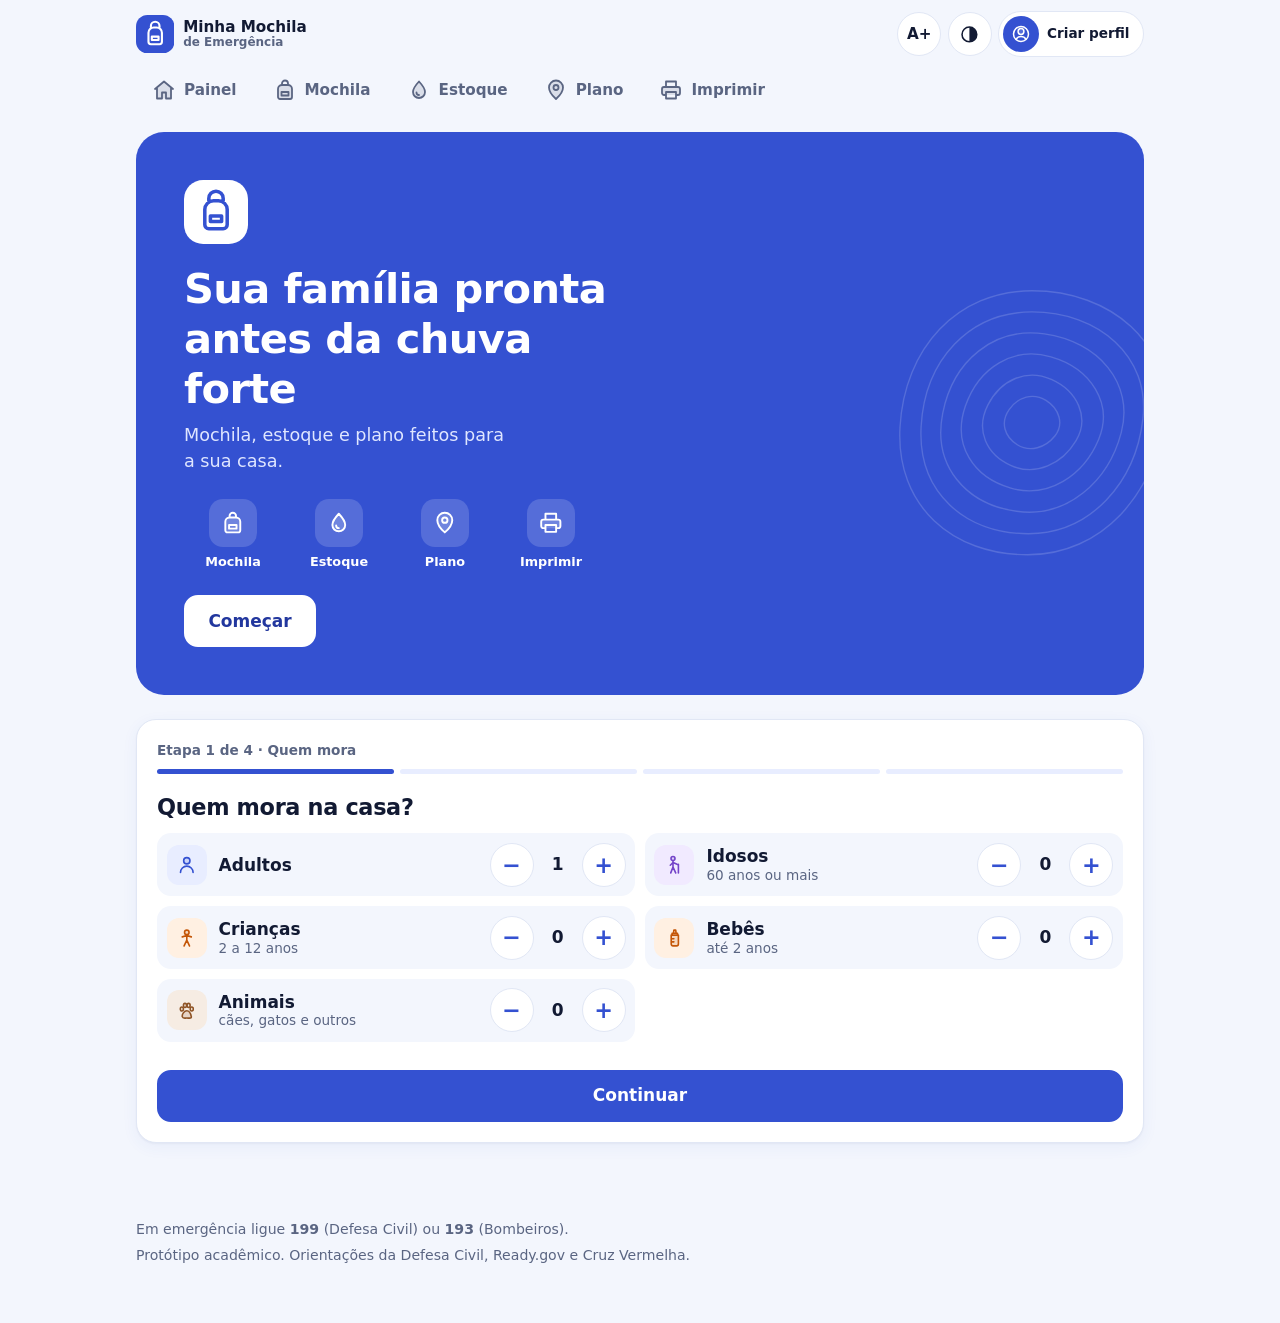
<file: index.html>
<!DOCTYPE html>
<html lang="pt-BR">
<head>
  <meta charset="utf-8">
  <meta name="viewport" content="width=device-width, initial-scale=1">
  <title>Perfil da família | Minha Mochila de Emergência</title>
  <meta name="description" content="Prepare sua família para alagamento, deslizamento, falta de energia e calor extremo. Mochila, estoque e plano feitos para a sua casa.">
  <meta name="theme-color" content="#3451d1">
  <link rel="manifest" href="manifest.webmanifest">
  <link rel="icon" href="img/icone.svg" type="image/svg+xml">
  <link rel="stylesheet" href="css/estilo.css">
</head>
<body>
  <a class="pular" href="#conteudo">Pular para o conteúdo</a>

  <header class="topo">
    <div class="container">
      <a class="marca" href="index.html">
        <svg class="logo" viewBox="0 0 40 40" aria-hidden="true"><rect width="40" height="40" rx="12" fill="#3451d1"/><path d="M15.5 13v-1.5a4.5 4.5 0 0 1 9 0V13M13 18.5a5.5 5.5 0 0 1 5.5-5.5h3a5.5 5.5 0 0 1 5.5 5.5V28a2.5 2.5 0 0 1-2.5 2.5h-9A2.5 2.5 0 0 1 13 28zM16.5 22.5h7v3.5h-7z" fill="none" stroke="#fff" stroke-width="2.2" stroke-linecap="round" stroke-linejoin="round"/></svg>
        <span class="marca-nome">Minha Mochila<small>de Emergência</small></span>
      </a>
      <div class="topo-acoes">
        <button type="button" class="btn-redondo" id="btn-fonte" aria-pressed="false" aria-label="Texto maior" title="Texto maior">A+</button>
        <button type="button" class="btn-redondo" id="btn-contraste" aria-pressed="false" aria-label="Alto contraste" title="Alto contraste"><svg class="ic" aria-hidden="true"><use href="#i-contraste"/></svg></button>
        <a class="chip-perfil" id="chip-perfil" href="index.html" aria-current="page"></a>
      </div>
    </div>
  </header>
  <div class="faixa-offline" id="faixa-offline" role="status" hidden>Sem internet. O site continua funcionando.</div>

  <nav class="menu" aria-label="Menu principal">
    <ul>
      <li><a href="painel.html"><svg class="ic" aria-hidden="true"><use href="#i-casa"/></svg>Painel</a></li>
      <li><a href="mochila.html"><svg class="ic" aria-hidden="true"><use href="#i-mochila"/></svg>Mochila</a></li>
      <li><a href="estoque.html"><svg class="ic" aria-hidden="true"><use href="#i-gota"/></svg>Estoque</a></li>
      <li><a href="plano.html"><svg class="ic" aria-hidden="true"><use href="#i-pin"/></svg>Plano</a></li>
      <li><a href="imprimir.html"><svg class="ic" aria-hidden="true"><use href="#i-impressora"/></svg>Imprimir</a></li>
    </ul>
  </nav>

  <main id="conteudo" tabindex="-1">
    <div class="container">
      <section class="abertura azul" id="abertura" aria-labelledby="titulo-abertura">
        <svg class="logo-grande" viewBox="0 0 40 40" aria-hidden="true"><rect width="40" height="40" rx="12" fill="#fff"/><path d="M15.5 13v-1.5a4.5 4.5 0 0 1 9 0V13M13 18.5a5.5 5.5 0 0 1 5.5-5.5h3a5.5 5.5 0 0 1 5.5 5.5V28a2.5 2.5 0 0 1-2.5 2.5h-9A2.5 2.5 0 0 1 13 28zM16.5 22.5h7v3.5h-7z" fill="none" stroke="#3451d1" stroke-width="2.2" stroke-linecap="round" stroke-linejoin="round"/></svg>
        <h1 id="titulo-abertura">Sua família pronta antes da chuva forte</h1>
        <p>Mochila, estoque e plano feitos para a sua casa.</p>
        <ul class="recursos">
          <li><span class="bloco"><svg class="ic" aria-hidden="true"><use href="#i-mochila"/></svg></span>Mochila</li>
          <li><span class="bloco"><svg class="ic" aria-hidden="true"><use href="#i-gota"/></svg></span>Estoque</li>
          <li><span class="bloco"><svg class="ic" aria-hidden="true"><use href="#i-pin"/></svg></span>Plano</li>
          <li><span class="bloco"><svg class="ic" aria-hidden="true"><use href="#i-impressora"/></svg></span>Imprimir</li>
        </ul>
        <a class="botao claro" href="#form-perfil">Começar</a>
      </section>

      <div class="cabeca-pagina" id="cabeca-editar" hidden>
        <h1>Perfil da família</h1>
        <p>Mudou algo em casa? As listas mudam junto.</p>
      </div>

      <form id="form-perfil" class="cartao" novalidate>
        <div class="etapas-topo">
          <p class="etapa-texto" id="etapa-texto">Etapa 1 de 4</p>
          <ol class="trilha" aria-hidden="true"><li></li><li></li><li></li><li></li></ol>
        </div>

        <div id="erro-geral" class="aviso alerta" role="alert" hidden></div>

        <fieldset class="etapa" data-etapa="1">
          <legend><h2 tabindex="-1">Quem mora na casa?</h2></legend>
          <div class="contadores">
            <div class="linha-contador">
              <span class="bloco p azul"><svg class="ic" aria-hidden="true"><use href="#i-adulto"/></svg></span>
              <label for="adultos">Adultos</label>
              <div class="contador">
                <button type="button" data-passo="-1" aria-label="Diminuir adultos">−</button>
                <input type="number" id="adultos" name="adultos" min="0" max="20" value="1" inputmode="numeric">
                <button type="button" data-passo="1" aria-label="Aumentar adultos">+</button>
              </div>
            </div>
            <div class="linha-contador">
              <span class="bloco p roxo"><svg class="ic" aria-hidden="true"><use href="#i-idoso"/></svg></span>
              <label for="idosos">Idosos <small>60 anos ou mais</small></label>
              <div class="contador">
                <button type="button" data-passo="-1" aria-label="Diminuir idosos">−</button>
                <input type="number" id="idosos" name="idosos" min="0" max="20" value="0" inputmode="numeric">
                <button type="button" data-passo="1" aria-label="Aumentar idosos">+</button>
              </div>
            </div>
            <div class="linha-contador">
              <span class="bloco p laranja"><svg class="ic" aria-hidden="true"><use href="#i-crianca"/></svg></span>
              <label for="criancas">Crianças <small>2 a 12 anos</small></label>
              <div class="contador">
                <button type="button" data-passo="-1" aria-label="Diminuir crianças">−</button>
                <input type="number" id="criancas" name="criancas" min="0" max="20" value="0" inputmode="numeric">
                <button type="button" data-passo="1" aria-label="Aumentar crianças">+</button>
              </div>
            </div>
            <div class="linha-contador">
              <span class="bloco p laranja"><svg class="ic" aria-hidden="true"><use href="#i-mamadeira"/></svg></span>
              <label for="bebes">Bebês <small>até 2 anos</small></label>
              <div class="contador">
                <button type="button" data-passo="-1" aria-label="Diminuir bebês">−</button>
                <input type="number" id="bebes" name="bebes" min="0" max="20" value="0" inputmode="numeric">
                <button type="button" data-passo="1" aria-label="Aumentar bebês">+</button>
              </div>
            </div>
            <div class="linha-contador">
              <span class="bloco p terra"><svg class="ic" aria-hidden="true"><use href="#i-pata"/></svg></span>
              <label for="pets">Animais <small>cães, gatos e outros</small></label>
              <div class="contador">
                <button type="button" data-passo="-1" aria-label="Diminuir animais">−</button>
                <input type="number" id="pets" name="pets" min="0" max="20" value="0" inputmode="numeric">
                <button type="button" data-passo="1" aria-label="Aumentar animais">+</button>
              </div>
            </div>
          </div>
          <p class="erro" id="erro-pessoas" hidden><svg class="ic" aria-hidden="true"><use href="#i-alerta"/></svg>Conte pelo menos 1 pessoa.</p>
        </fieldset>

        <fieldset class="etapa" data-etapa="2" hidden>
          <legend><h2 tabindex="-1">Alguém precisa de cuidado?</h2></legend>
          <p class="ajuda" style="margin:-.25rem 0 .9rem">Toque no que vale. Se nada vale, continue.</p>
          <div class="azulejos">
            <label class="azulejo">
              <input type="checkbox" id="mobilidade" name="mobilidade">
              <span class="marca-sel"><svg class="ic" aria-hidden="true"><use href="#i-check"/></svg></span>
              <span class="bloco p azul"><svg class="ic" aria-hidden="true"><use href="#i-acessivel"/></svg></span>
              Alguém com deficiência ou dificuldade para andar
            </label>
            <label class="azulejo">
              <input type="checkbox" id="remedio" name="remedio">
              <span class="marca-sel"><svg class="ic" aria-hidden="true"><use href="#i-check"/></svg></span>
              <span class="bloco p vermelho"><svg class="ic" aria-hidden="true"><use href="#i-pilula"/></svg></span>
              Alguém toma remédio todo dia
            </label>
            <label class="azulejo">
              <input type="checkbox" id="veiculo" name="veiculo">
              <span class="marca-sel"><svg class="ic" aria-hidden="true"><use href="#i-check"/></svg></span>
              <span class="bloco p verde"><svg class="ic" aria-hidden="true"><use href="#i-carro"/></svg></span>
              Tem carro ou moto
            </label>
          </div>
        </fieldset>

        <fieldset class="etapa" data-etapa="3" hidden>
          <legend><h2 tabindex="-1">Onde fica a casa?</h2></legend>
          <div class="grade duas" style="gap:0 1rem">
            <div class="campo">
              <label for="uf">Estado</label>
              <select id="uf" name="uf" required aria-describedby="erro-uf">
                <option value="">Escolha</option>
              </select>
              <p class="erro" id="erro-uf" hidden><svg class="ic" aria-hidden="true"><use href="#i-alerta"/></svg>Escolha o estado.</p>
            </div>
            <div class="campo">
              <label for="cidade">Cidade</label>
              <input type="text" id="cidade" name="cidade" list="lista-cidades" autocomplete="address-level2" required aria-describedby="ajuda-cidade erro-cidade">
              <datalist id="lista-cidades"></datalist>
              <p class="ajuda" id="ajuda-cidade">Digite e escolha na lista.</p>
              <p class="erro" id="erro-cidade" hidden><svg class="ic" aria-hidden="true"><use href="#i-alerta"/></svg>Escreva a cidade.</p>
            </div>
          </div>

          <p class="rotulo-campo" id="rotulo-casa">A casa fica…</p>
          <div class="azulejos" role="group" aria-labelledby="rotulo-casa">
            <label class="azulejo">
              <input type="checkbox" id="casa-rio" name="casa-rio">
              <span class="marca-sel"><svg class="ic" aria-hidden="true"><use href="#i-check"/></svg></span>
              <span class="bloco p agua"><svg class="ic" aria-hidden="true"><use href="#i-onda"/></svg></span>
              Perto de rio ou córrego
            </label>
            <label class="azulejo">
              <input type="checkbox" id="casa-encosta" name="casa-encosta">
              <span class="marca-sel"><svg class="ic" aria-hidden="true"><use href="#i-check"/></svg></span>
              <span class="bloco p terra"><svg class="ic" aria-hidden="true"><use href="#i-morro"/></svg></span>
              Em morro ou encosta
            </label>
            <label class="azulejo">
              <input type="checkbox" id="casa-alagou" name="casa-alagou">
              <span class="marca-sel"><svg class="ic" aria-hidden="true"><use href="#i-check"/></svg></span>
              <span class="bloco p agua"><svg class="ic" aria-hidden="true"><use href="#i-chuva"/></svg></span>
              Em rua que já alagou
            </label>
          </div>
        </fieldset>

        <fieldset class="etapa" data-etapa="4" hidden>
          <legend><h2 tabindex="-1">Confira e pronto</h2></legend>
          <ul class="resumo" id="resumo"></ul>
          <div class="campo">
            <label for="nome">Como podemos chamar você? <span class="suave">(opcional)</span></label>
            <input type="text" id="nome" name="nome" maxlength="30" autocomplete="given-name">
          </div>
          <p class="pequeno suave" style="margin:0">Fica salvo só neste aparelho. Sem cadastro.</p>
        </fieldset>

        <div class="nav-etapas">
          <button type="button" class="botao contorno" id="btn-voltar" hidden>Voltar</button>
          <button type="submit" class="botao" id="btn-avancar">Continuar</button>
        </div>
      </form>

      <div class="acoes" id="acoes-perfil" hidden>
        <button type="button" class="botao perigo pequeno" id="btn-apagar">Apagar meus dados</button>
      </div>
    </div>
  </main>

  <footer class="rodape">
    <div class="container">
      <p>Em emergência ligue <strong>199</strong> (Defesa Civil) ou <strong>193</strong> (Bombeiros).</p>
      <p>Protótipo acadêmico. Orientações da Defesa Civil, Ready.gov e Cruz Vermelha.</p>
    </div>
  </footer>

  <div id="avisos" role="status" aria-live="polite"></div>

  <script src="js/dados.js"></script>
  <script src="js/icones.js"></script>
  <script src="js/comum.js"></script>
  <script src="js/perfil.js"></script>
</body>
</html>
</file>
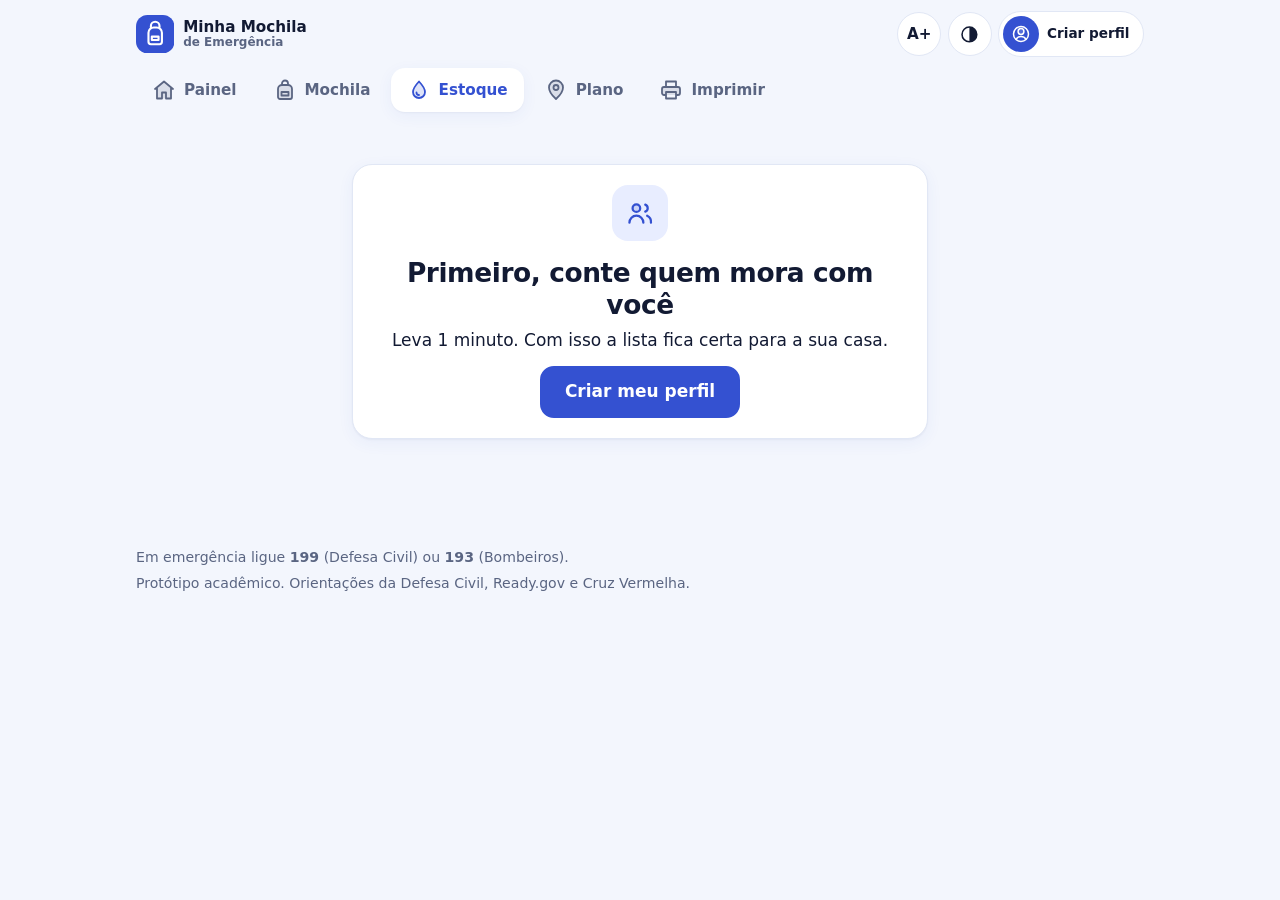
<file: estoque.html>
<!DOCTYPE html>
<html lang="pt-BR">
<head>
  <meta charset="utf-8">
  <meta name="viewport" content="width=device-width, initial-scale=1">
  <title>Estoque de casa | Minha Mochila de Emergência</title>
  <meta name="description" content="Prepare sua família para alagamento, deslizamento, falta de energia e calor extremo. Mochila, estoque e plano feitos para a sua casa.">
  <meta name="theme-color" content="#3451d1">
  <link rel="manifest" href="manifest.webmanifest">
  <link rel="icon" href="img/icone.svg" type="image/svg+xml">
  <link rel="stylesheet" href="css/estilo.css">
</head>
<body>
  <a class="pular" href="#conteudo">Pular para o conteúdo</a>

  <header class="topo">
    <div class="container">
      <a class="marca" href="index.html">
        <svg class="logo" viewBox="0 0 40 40" aria-hidden="true"><rect width="40" height="40" rx="12" fill="#3451d1"/><path d="M15.5 13v-1.5a4.5 4.5 0 0 1 9 0V13M13 18.5a5.5 5.5 0 0 1 5.5-5.5h3a5.5 5.5 0 0 1 5.5 5.5V28a2.5 2.5 0 0 1-2.5 2.5h-9A2.5 2.5 0 0 1 13 28zM16.5 22.5h7v3.5h-7z" fill="none" stroke="#fff" stroke-width="2.2" stroke-linecap="round" stroke-linejoin="round"/></svg>
        <span class="marca-nome">Minha Mochila<small>de Emergência</small></span>
      </a>
      <div class="topo-acoes">
        <button type="button" class="btn-redondo" id="btn-fonte" aria-pressed="false" aria-label="Texto maior" title="Texto maior">A+</button>
        <button type="button" class="btn-redondo" id="btn-contraste" aria-pressed="false" aria-label="Alto contraste" title="Alto contraste"><svg class="ic" aria-hidden="true"><use href="#i-contraste"/></svg></button>
        <a class="chip-perfil" id="chip-perfil" href="index.html"></a>
      </div>
    </div>
  </header>
  <div class="faixa-offline" id="faixa-offline" role="status" hidden>Sem internet. O site continua funcionando.</div>

  <nav class="menu" aria-label="Menu principal">
    <ul>
      <li><a href="painel.html"><svg class="ic" aria-hidden="true"><use href="#i-casa"/></svg>Painel</a></li>
      <li><a href="mochila.html"><svg class="ic" aria-hidden="true"><use href="#i-mochila"/></svg>Mochila</a></li>
      <li><a href="estoque.html" aria-current="page"><svg class="ic" aria-hidden="true"><use href="#i-gota"/></svg>Estoque</a></li>
      <li><a href="plano.html"><svg class="ic" aria-hidden="true"><use href="#i-pin"/></svg>Plano</a></li>
      <li><a href="imprimir.html"><svg class="ic" aria-hidden="true"><use href="#i-impressora"/></svg>Imprimir</a></li>
    </ul>
  </nav>

  <main id="conteudo" tabindex="-1">
    <div class="container">
      <div class="cabeca-pagina">
        <h1>Estoque de casa</h1>
        <p>Veja por quantos dias a água e a comida duram.</p>
      </div>

      <div class="cartao" style="margin-bottom:1rem">
        <div class="campo" style="margin:0">
          <label for="meta">Meta</label>
          <select id="meta">
            <option value="3">3 dias (mínimo da Defesa Civil)</option>
            <option value="5">5 dias</option>
            <option value="7">7 dias</option>
          </select>
        </div>
      </div>

      <div class="grade duas">
        <section class="cartao" aria-labelledby="titulo-agua">
          <div class="cab-cartao"><span class="bloco agua"><svg class="ic" aria-hidden="true"><use href="#i-gota"/></svg></span><h2 id="titulo-agua">Água</h2></div>
          <div class="resultado-dias" aria-live="polite">
            <p class="grande" id="agua-dias">0 <small>dias</small></p>
            <p id="agua-frase"></p>
          </div>
          <div class="progresso" id="agua-barra"><span></span></div>
          <div class="linha-contador" style="margin-top:1rem">
            <label for="agua">Litros guardados <small id="agua-regra"></small></label>
            <div class="contador largo">
              <button type="button" data-passo="-5" aria-label="Tirar 5 litros">−</button>
              <input type="number" id="agua" min="0" max="2000" value="0" inputmode="numeric">
              <button type="button" data-passo="5" aria-label="Somar 5 litros">+</button>
            </div>
          </div>
          <p class="ajuda">Os botões somam 5 litros. Um galão tem 20.</p>
        </section>

        <section class="cartao" aria-labelledby="titulo-comida">
          <div class="cab-cartao"><span class="bloco laranja"><svg class="ic" aria-hidden="true"><use href="#i-lata"/></svg></span><h2 id="titulo-comida">Comida</h2></div>
          <div class="resultado-dias" aria-live="polite">
            <p class="grande" id="comida-dias">0 <small>dias</small></p>
            <p id="comida-frase"></p>
          </div>
          <div class="progresso" id="comida-barra"><span></span></div>

          <form id="form-comida" style="margin-top:1rem" novalidate>
            <div class="linha-adicionar">
              <div class="campo">
                <label for="alimento">Alimento</label>
                <select id="alimento"></select>
              </div>
              <div class="contador">
                <button type="button" data-passo="-1" aria-label="Diminuir quantidade">−</button>
                <input type="number" id="qtd" min="1" max="99" value="1" inputmode="numeric" aria-label="Quantidade">
                <button type="button" data-passo="1" aria-label="Aumentar quantidade">+</button>
              </div>
              <button type="submit" class="botao">Adicionar</button>
            </div>
          </form>

          <ul class="lista-estoque" id="lista-comida" aria-label="Alimentos no estoque"></ul>
          <p class="ajuda" id="comida-vazia">Nada na lista ainda. Prefira o que não vai à geladeira.</p>
        </section>
      </div>

      <div class="acoes nao-imprimir">
        <a class="botao" href="plano.html">Próximo: plano <svg class="ic" aria-hidden="true"><use href="#i-seta"/></svg></a>
        <a class="botao contorno" href="imprimir.html?folha=estoque"><svg class="ic" aria-hidden="true"><use href="#i-impressora"/></svg>Imprimir</a>
      </div>
      <p class="suave pequeno" style="margin-top:1rem">Estimativa: 2 litros de água e uma média de comida por pessoa por dia. Bebês, gestantes e dias quentes pedem mais.</p>
    </div>
  </main>

  <footer class="rodape">
    <div class="container">
      <p>Em emergência ligue <strong>199</strong> (Defesa Civil) ou <strong>193</strong> (Bombeiros).</p>
      <p>Protótipo acadêmico. Orientações da Defesa Civil, Ready.gov e Cruz Vermelha.</p>
    </div>
  </footer>

  <div id="avisos" role="status" aria-live="polite"></div>

  <script src="js/dados.js"></script>
  <script src="js/icones.js"></script>
  <script src="js/comum.js"></script>
  <script src="js/estoque.js"></script>
</body>
</html>
</file>
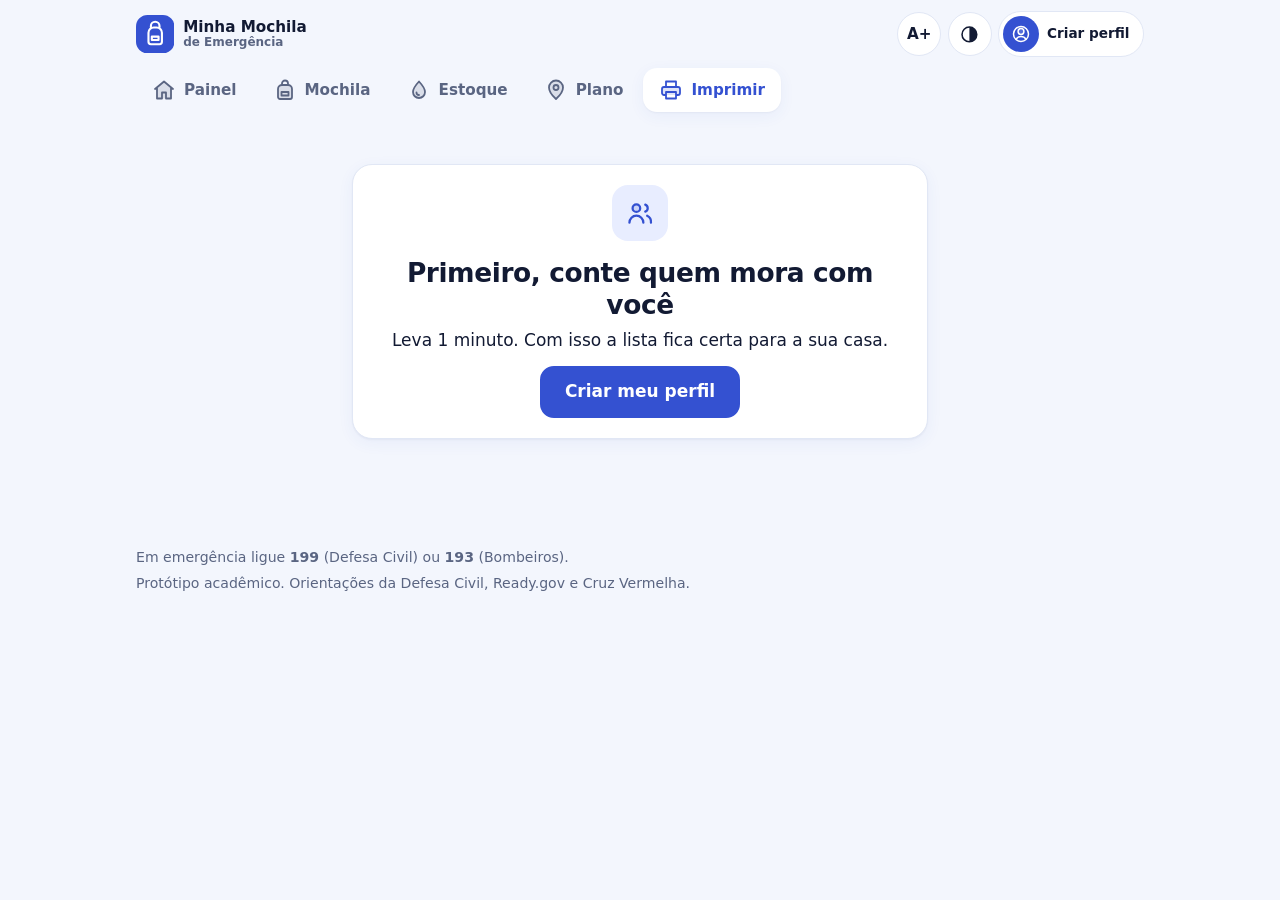
<file: imprimir.html>
<!DOCTYPE html>
<html lang="pt-BR">
<head>
  <meta charset="utf-8">
  <meta name="viewport" content="width=device-width, initial-scale=1">
  <title>Imprimir | Minha Mochila de Emergência</title>
  <meta name="description" content="Prepare sua família para alagamento, deslizamento, falta de energia e calor extremo. Mochila, estoque e plano feitos para a sua casa.">
  <meta name="theme-color" content="#3451d1">
  <link rel="manifest" href="manifest.webmanifest">
  <link rel="icon" href="img/icone.svg" type="image/svg+xml">
  <link rel="stylesheet" href="css/estilo.css">
</head>
<body>
  <a class="pular" href="#conteudo">Pular para o conteúdo</a>

  <header class="topo">
    <div class="container">
      <a class="marca" href="index.html">
        <svg class="logo" viewBox="0 0 40 40" aria-hidden="true"><rect width="40" height="40" rx="12" fill="#3451d1"/><path d="M15.5 13v-1.5a4.5 4.5 0 0 1 9 0V13M13 18.5a5.5 5.5 0 0 1 5.5-5.5h3a5.5 5.5 0 0 1 5.5 5.5V28a2.5 2.5 0 0 1-2.5 2.5h-9A2.5 2.5 0 0 1 13 28zM16.5 22.5h7v3.5h-7z" fill="none" stroke="#fff" stroke-width="2.2" stroke-linecap="round" stroke-linejoin="round"/></svg>
        <span class="marca-nome">Minha Mochila<small>de Emergência</small></span>
      </a>
      <div class="topo-acoes">
        <button type="button" class="btn-redondo" id="btn-fonte" aria-pressed="false" aria-label="Texto maior" title="Texto maior">A+</button>
        <button type="button" class="btn-redondo" id="btn-contraste" aria-pressed="false" aria-label="Alto contraste" title="Alto contraste"><svg class="ic" aria-hidden="true"><use href="#i-contraste"/></svg></button>
        <a class="chip-perfil" id="chip-perfil" href="index.html"></a>
      </div>
    </div>
  </header>
  <div class="faixa-offline" id="faixa-offline" role="status" hidden>Sem internet. O site continua funcionando.</div>

  <nav class="menu" aria-label="Menu principal">
    <ul>
      <li><a href="painel.html"><svg class="ic" aria-hidden="true"><use href="#i-casa"/></svg>Painel</a></li>
      <li><a href="mochila.html"><svg class="ic" aria-hidden="true"><use href="#i-mochila"/></svg>Mochila</a></li>
      <li><a href="estoque.html"><svg class="ic" aria-hidden="true"><use href="#i-gota"/></svg>Estoque</a></li>
      <li><a href="plano.html"><svg class="ic" aria-hidden="true"><use href="#i-pin"/></svg>Plano</a></li>
      <li><a href="imprimir.html" aria-current="page"><svg class="ic" aria-hidden="true"><use href="#i-impressora"/></svg>Imprimir</a></li>
    </ul>
  </nav>

  <main id="conteudo" tabindex="-1">
    <div class="container">
      <div class="nao-imprimir">
        <div class="cabeca-pagina">
          <h1>Kit de papel</h1>
          <p>Para quando faltar luz ou internet.</p>
        </div>

        <div class="aviso info" style="margin-bottom:1rem">
          <svg class="ic" aria-hidden="true"><use href="#i-documento"/></svg>
          <p>Plastifique ou guarde em saco fechado. Uma cópia na mochila, outra na geladeira.</p>
        </div>

        <fieldset class="cartao" style="margin-bottom:1.25rem">
          <legend class="so-leitor">Quais folhas imprimir?</legend>
          <p class="rotulo-campo" aria-hidden="true">Escolha as folhas</p>
          <div class="azulejos folhas-op" id="opcoes-folhas"></div>
          <div class="acoes">
            <button type="button" class="botao largo" id="btn-imprimir"><svg class="ic" aria-hidden="true"><use href="#i-impressora"/></svg>Imprimir</button>
          </div>
          <p class="ajuda" style="margin-top:.75rem">Sem impressora? Escolha "Salvar como PDF" e leve a uma papelaria.</p>
        </fieldset>

        <h2>Como vai sair</h2>
      </div>

      <div id="folhas"></div>
    </div>
  </main>

  <footer class="rodape">
    <div class="container">
      <p>Em emergência ligue <strong>199</strong> (Defesa Civil) ou <strong>193</strong> (Bombeiros).</p>
      <p>Protótipo acadêmico. Orientações da Defesa Civil, Ready.gov e Cruz Vermelha.</p>
    </div>
  </footer>

  <div id="avisos" role="status" aria-live="polite"></div>

  <script src="js/dados.js"></script>
  <script src="js/icones.js"></script>
  <script src="js/comum.js"></script>
  <script src="js/imprimir.js"></script>
</body>
</html>
</file>
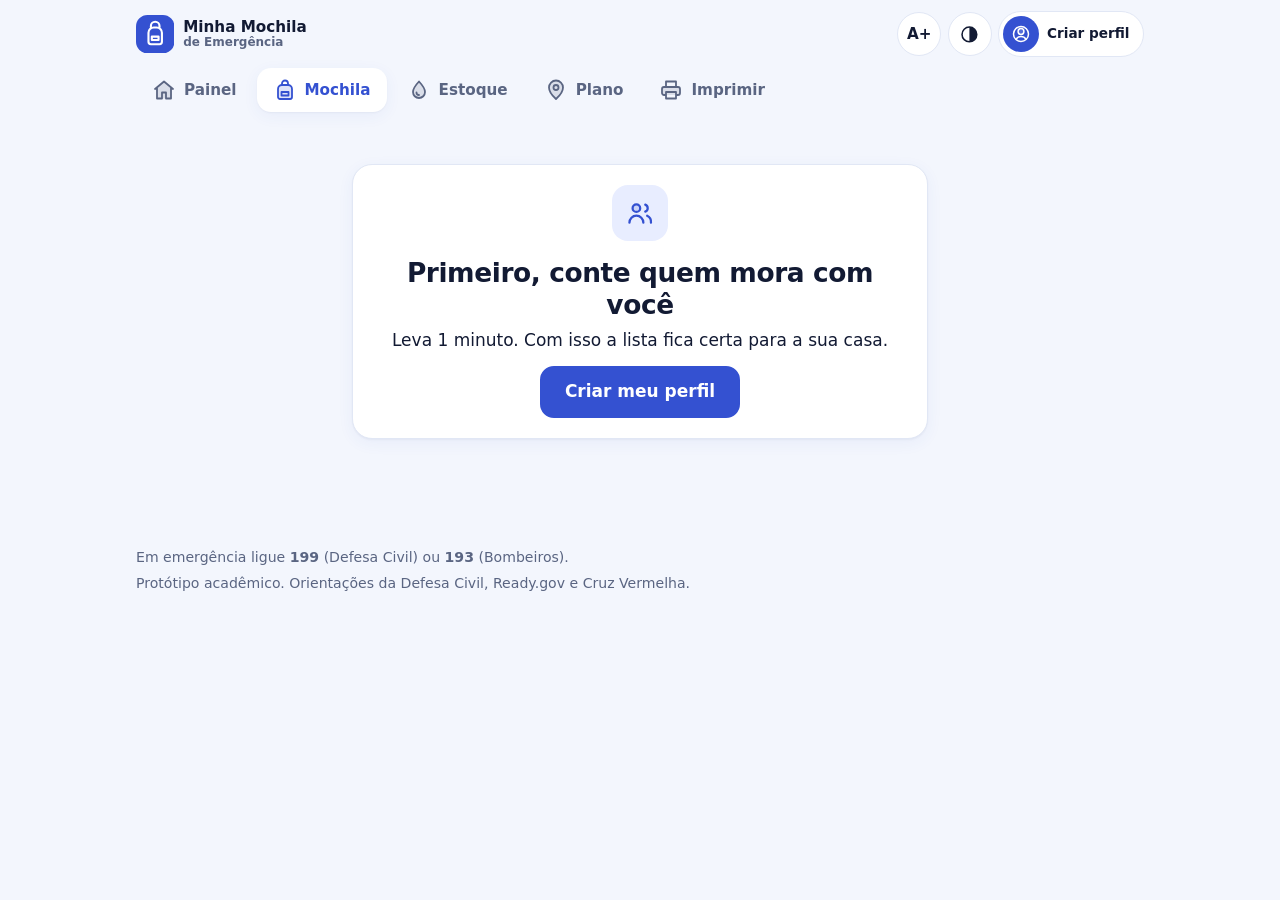
<file: mochila.html>
<!DOCTYPE html>
<html lang="pt-BR">
<head>
  <meta charset="utf-8">
  <meta name="viewport" content="width=device-width, initial-scale=1">
  <title>Mochila de emergência | Minha Mochila de Emergência</title>
  <meta name="description" content="Prepare sua família para alagamento, deslizamento, falta de energia e calor extremo. Mochila, estoque e plano feitos para a sua casa.">
  <meta name="theme-color" content="#3451d1">
  <link rel="manifest" href="manifest.webmanifest">
  <link rel="icon" href="img/icone.svg" type="image/svg+xml">
  <link rel="stylesheet" href="css/estilo.css">
</head>
<body>
  <a class="pular" href="#conteudo">Pular para o conteúdo</a>

  <header class="topo">
    <div class="container">
      <a class="marca" href="index.html">
        <svg class="logo" viewBox="0 0 40 40" aria-hidden="true"><rect width="40" height="40" rx="12" fill="#3451d1"/><path d="M15.5 13v-1.5a4.5 4.5 0 0 1 9 0V13M13 18.5a5.5 5.5 0 0 1 5.5-5.5h3a5.5 5.5 0 0 1 5.5 5.5V28a2.5 2.5 0 0 1-2.5 2.5h-9A2.5 2.5 0 0 1 13 28zM16.5 22.5h7v3.5h-7z" fill="none" stroke="#fff" stroke-width="2.2" stroke-linecap="round" stroke-linejoin="round"/></svg>
        <span class="marca-nome">Minha Mochila<small>de Emergência</small></span>
      </a>
      <div class="topo-acoes">
        <button type="button" class="btn-redondo" id="btn-fonte" aria-pressed="false" aria-label="Texto maior" title="Texto maior">A+</button>
        <button type="button" class="btn-redondo" id="btn-contraste" aria-pressed="false" aria-label="Alto contraste" title="Alto contraste"><svg class="ic" aria-hidden="true"><use href="#i-contraste"/></svg></button>
        <a class="chip-perfil" id="chip-perfil" href="index.html"></a>
      </div>
    </div>
  </header>
  <div class="faixa-offline" id="faixa-offline" role="status" hidden>Sem internet. O site continua funcionando.</div>

  <nav class="menu" aria-label="Menu principal">
    <ul>
      <li><a href="painel.html"><svg class="ic" aria-hidden="true"><use href="#i-casa"/></svg>Painel</a></li>
      <li><a href="mochila.html" aria-current="page"><svg class="ic" aria-hidden="true"><use href="#i-mochila"/></svg>Mochila</a></li>
      <li><a href="estoque.html"><svg class="ic" aria-hidden="true"><use href="#i-gota"/></svg>Estoque</a></li>
      <li><a href="plano.html"><svg class="ic" aria-hidden="true"><use href="#i-pin"/></svg>Plano</a></li>
      <li><a href="imprimir.html"><svg class="ic" aria-hidden="true"><use href="#i-impressora"/></svg>Imprimir</a></li>
    </ul>
  </nav>

  <main id="conteudo" tabindex="-1">
    <div class="container">
      <div class="cabeca-pagina">
        <h1>Mochila de emergência</h1>
        <p>Feita para a sua família. Marque o que já separou.</p>
      </div>

      <div class="fixo-topo">
        <div class="cartao" style="padding:.85rem 1.1rem">
          <div class="linha-progresso">
            <span id="mochila-texto">0 de 0 itens</span>
            <span id="mochila-pct">0%</span>
          </div>
          <div class="progresso" id="mochila-barra" role="progressbar" aria-label="Itens separados da mochila" aria-valuemin="0" aria-valuemax="100" aria-valuenow="0"><span></span></div>
        </div>
      </div>

      <div class="acoes nao-imprimir" style="margin:0 0 1rem">
        <button type="button" class="botao contorno pequeno" id="btn-faltam" aria-pressed="false">Só o que falta</button>
        <a class="botao contorno pequeno" href="imprimir.html?folha=mochila"><svg class="ic" aria-hidden="true"><use href="#i-impressora"/></svg>Imprimir lista</a>
      </div>

      <div id="mochila-pronta" class="aviso ok" hidden style="margin-bottom:1rem">
        <svg class="ic" aria-hidden="true"><use href="#i-check"/></svg>
        <p><strong>Mochila completa.</strong> Revise a validade a cada 6 meses. <a href="estoque.html">Próximo: estoque</a></p>
      </div>

      <form id="lista-mochila" aria-label="Lista da mochila"></form>

      <p class="suave pequeno">Baseada nas orientações da Defesa Civil (kit para 72 horas), Ready.gov e Cruz Vermelha.</p>
    </div>
  </main>

  <footer class="rodape">
    <div class="container">
      <p>Em emergência ligue <strong>199</strong> (Defesa Civil) ou <strong>193</strong> (Bombeiros).</p>
      <p>Protótipo acadêmico. Orientações da Defesa Civil, Ready.gov e Cruz Vermelha.</p>
    </div>
  </footer>

  <div id="avisos" role="status" aria-live="polite"></div>

  <script src="js/dados.js"></script>
  <script src="js/icones.js"></script>
  <script src="js/comum.js"></script>
  <script src="js/mochila.js"></script>
</body>
</html>
</file>
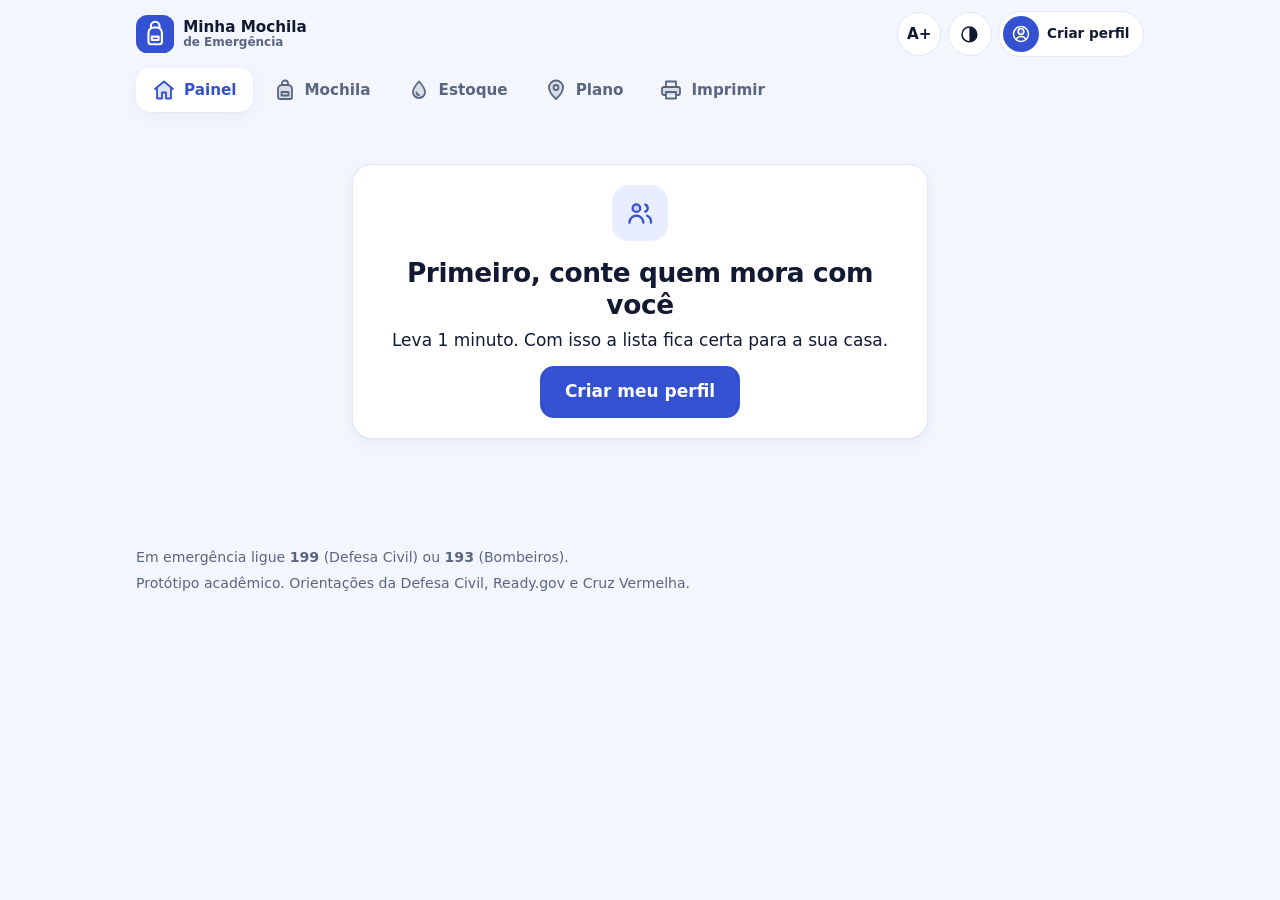
<file: painel.html>
<!DOCTYPE html>
<html lang="pt-BR">
<head>
  <meta charset="utf-8">
  <meta name="viewport" content="width=device-width, initial-scale=1">
  <title>Painel da família | Minha Mochila de Emergência</title>
  <meta name="description" content="Prepare sua família para alagamento, deslizamento, falta de energia e calor extremo. Mochila, estoque e plano feitos para a sua casa.">
  <meta name="theme-color" content="#3451d1">
  <link rel="manifest" href="manifest.webmanifest">
  <link rel="icon" href="img/icone.svg" type="image/svg+xml">
  <link rel="stylesheet" href="css/estilo.css">
</head>
<body>
  <a class="pular" href="#conteudo">Pular para o conteúdo</a>

  <header class="topo">
    <div class="container">
      <a class="marca" href="index.html">
        <svg class="logo" viewBox="0 0 40 40" aria-hidden="true"><rect width="40" height="40" rx="12" fill="#3451d1"/><path d="M15.5 13v-1.5a4.5 4.5 0 0 1 9 0V13M13 18.5a5.5 5.5 0 0 1 5.5-5.5h3a5.5 5.5 0 0 1 5.5 5.5V28a2.5 2.5 0 0 1-2.5 2.5h-9A2.5 2.5 0 0 1 13 28zM16.5 22.5h7v3.5h-7z" fill="none" stroke="#fff" stroke-width="2.2" stroke-linecap="round" stroke-linejoin="round"/></svg>
        <span class="marca-nome">Minha Mochila<small>de Emergência</small></span>
      </a>
      <div class="topo-acoes">
        <button type="button" class="btn-redondo" id="btn-fonte" aria-pressed="false" aria-label="Texto maior" title="Texto maior">A+</button>
        <button type="button" class="btn-redondo" id="btn-contraste" aria-pressed="false" aria-label="Alto contraste" title="Alto contraste"><svg class="ic" aria-hidden="true"><use href="#i-contraste"/></svg></button>
        <a class="chip-perfil" id="chip-perfil" href="index.html"></a>
      </div>
    </div>
  </header>
  <div class="faixa-offline" id="faixa-offline" role="status" hidden>Sem internet. O site continua funcionando.</div>

  <nav class="menu" aria-label="Menu principal">
    <ul>
      <li><a href="painel.html" aria-current="page"><svg class="ic" aria-hidden="true"><use href="#i-casa"/></svg>Painel</a></li>
      <li><a href="mochila.html"><svg class="ic" aria-hidden="true"><use href="#i-mochila"/></svg>Mochila</a></li>
      <li><a href="estoque.html"><svg class="ic" aria-hidden="true"><use href="#i-gota"/></svg>Estoque</a></li>
      <li><a href="plano.html"><svg class="ic" aria-hidden="true"><use href="#i-pin"/></svg>Plano</a></li>
      <li><a href="imprimir.html"><svg class="ic" aria-hidden="true"><use href="#i-impressora"/></svg>Imprimir</a></li>
    </ul>
  </nav>

  <main id="conteudo" tabindex="-1">
    <div class="container">
      <div class="saudacao">
        <h1 id="saudacao">Painel da família</h1>
        <p id="resumo-familia"></p>
      </div>

      <section aria-labelledby="titulo-alertas">
        <div class="titulo-secao"><h2 id="titulo-alertas">Para você agora</h2></div>
        <div class="carrossel" id="carrossel" tabindex="0" role="region" aria-label="Alertas para você. Use as setas para ver mais."></div>
        <div class="pontos" id="pontos"></div>
      </section>

      <section class="secao" aria-labelledby="titulo-medidor">
        <div class="titulo-secao"><h2 id="titulo-medidor">Preparo da casa</h2></div>
        <div class="cartao preparo">
          <div class="anel">
            <svg viewBox="0 0 120 120" role="img" aria-labelledby="medidor-desc">
              <title id="medidor-desc">Preparo: 0 de 100</title>
              <circle class="trilho" cx="60" cy="60" r="50" fill="none" stroke-width="12"/>
              <circle class="valor" id="medidor-arco" cx="60" cy="60" r="50" fill="none" stroke-width="12" stroke-linecap="round" stroke-dasharray="314.16" stroke-dashoffset="314.16"/>
            </svg>
            <div class="centro" aria-hidden="true"><strong id="medidor-numero">0</strong><span>de 100</span></div>
          </div>
          <div class="lado">
            <p class="nivel" id="medidor-nivel"></p>
            <ul class="barras" id="barras"></ul>
          </div>
        </div>
      </section>

      <section class="secao" aria-labelledby="titulo-atalhos">
        <div class="titulo-secao"><h2 id="titulo-atalhos">Atalhos</h2></div>
        <ul class="atalhos">
          <li><a href="mochila.html"><span class="bloco azul"><svg class="ic" aria-hidden="true"><use href="#i-mochila"/></svg></span>Mochila</a></li>
          <li><a href="estoque.html"><span class="bloco laranja"><svg class="ic" aria-hidden="true"><use href="#i-lata"/></svg></span>Estoque</a></li>
          <li><a href="plano.html"><span class="bloco verde"><svg class="ic" aria-hidden="true"><use href="#i-pin"/></svg></span>Plano</a></li>
          <li><a href="imprimir.html"><span class="bloco roxo"><svg class="ic" aria-hidden="true"><use href="#i-impressora"/></svg></span>Imprimir</a></li>
          <li><a href="tel:199"><span class="bloco vermelho"><svg class="ic" aria-hidden="true"><use href="#i-telefone"/></svg></span>Ligar 199</a></li>
          <li><a href="index.html"><span class="bloco agua"><svg class="ic" aria-hidden="true"><use href="#i-usuario"/></svg></span>Perfil</a></li>
        </ul>
      </section>

      <section class="secao" aria-labelledby="titulo-riscos">
        <div class="titulo-secao"><h2 id="titulo-riscos">Riscos da região</h2></div>
        <div class="riscos" id="riscos"></div>
      </section>

      <section class="secao" aria-labelledby="titulo-telefones">
        <div class="titulo-secao"><h2 id="titulo-telefones">Emergência</h2></div>
        <ul class="telefones" id="telefones"></ul>
        <div class="cartao dica-sms">
          <span class="bloco azul p"><svg class="ic" aria-hidden="true"><use href="#i-mensagem"/></svg></span>
          <p>Alertas grátis por SMS: mande o seu <strong>CEP</strong> para <strong>40199</strong>.</p>
        </div>
      </section>
    </div>
  </main>

  <footer class="rodape">
    <div class="container">
      <p>Em emergência ligue <strong>199</strong> (Defesa Civil) ou <strong>193</strong> (Bombeiros).</p>
      <p>Protótipo acadêmico. Orientações da Defesa Civil, Ready.gov e Cruz Vermelha.</p>
    </div>
  </footer>

  <div id="avisos" role="status" aria-live="polite"></div>

  <script src="js/dados.js"></script>
  <script src="js/icones.js"></script>
  <script src="js/comum.js"></script>
  <script src="js/painel.js"></script>
</body>
</html>
</file>
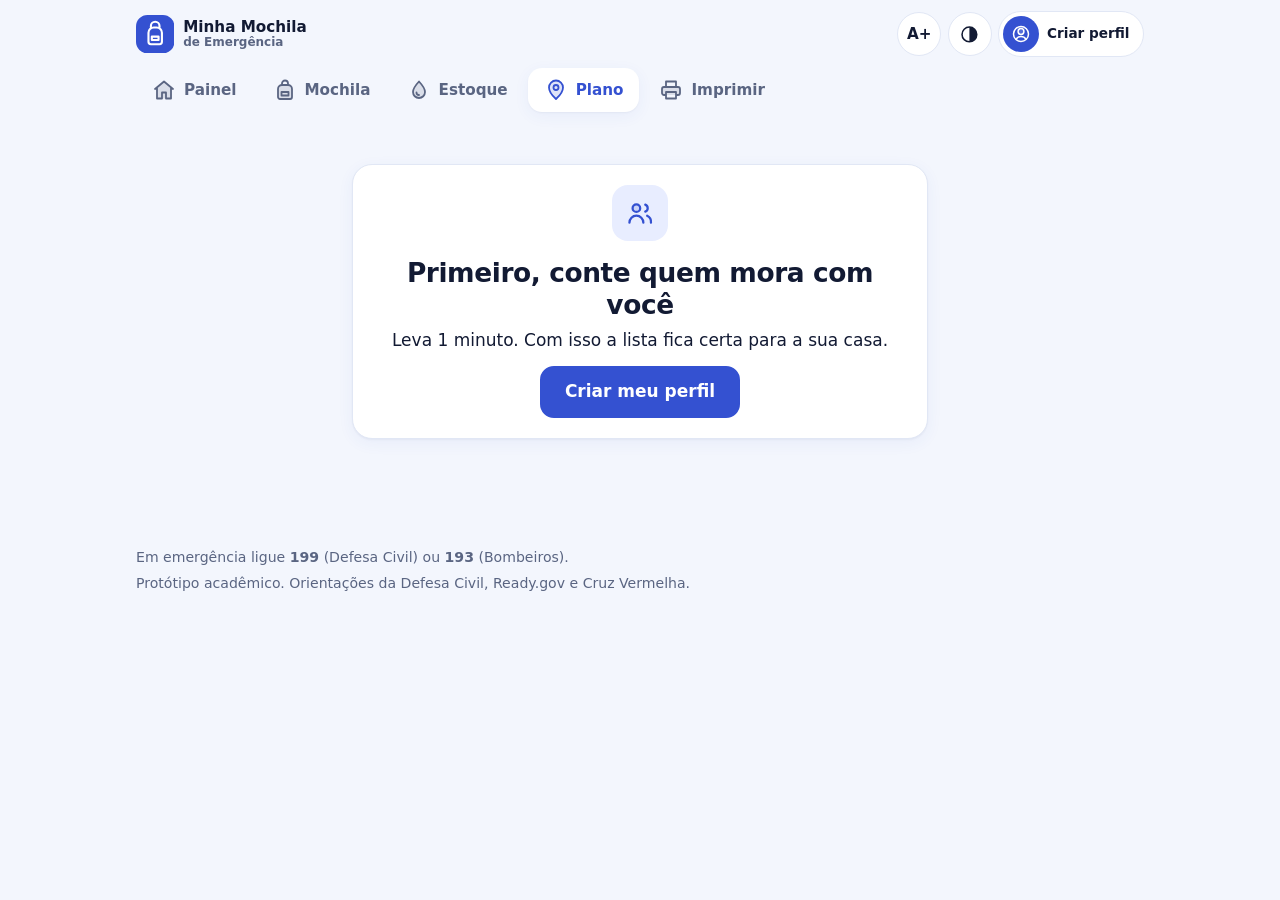
<file: plano.html>
<!DOCTYPE html>
<html lang="pt-BR">
<head>
  <meta charset="utf-8">
  <meta name="viewport" content="width=device-width, initial-scale=1">
  <title>Rotas e abrigos | Minha Mochila de Emergência</title>
  <meta name="description" content="Prepare sua família para alagamento, deslizamento, falta de energia e calor extremo. Mochila, estoque e plano feitos para a sua casa.">
  <meta name="theme-color" content="#3451d1">
  <link rel="manifest" href="manifest.webmanifest">
  <link rel="icon" href="img/icone.svg" type="image/svg+xml">
  <link rel="stylesheet" href="css/estilo.css">
</head>
<body>
  <a class="pular" href="#conteudo">Pular para o conteúdo</a>

  <header class="topo">
    <div class="container">
      <a class="marca" href="index.html">
        <svg class="logo" viewBox="0 0 40 40" aria-hidden="true"><rect width="40" height="40" rx="12" fill="#3451d1"/><path d="M15.5 13v-1.5a4.5 4.5 0 0 1 9 0V13M13 18.5a5.5 5.5 0 0 1 5.5-5.5h3a5.5 5.5 0 0 1 5.5 5.5V28a2.5 2.5 0 0 1-2.5 2.5h-9A2.5 2.5 0 0 1 13 28zM16.5 22.5h7v3.5h-7z" fill="none" stroke="#fff" stroke-width="2.2" stroke-linecap="round" stroke-linejoin="round"/></svg>
        <span class="marca-nome">Minha Mochila<small>de Emergência</small></span>
      </a>
      <div class="topo-acoes">
        <button type="button" class="btn-redondo" id="btn-fonte" aria-pressed="false" aria-label="Texto maior" title="Texto maior">A+</button>
        <button type="button" class="btn-redondo" id="btn-contraste" aria-pressed="false" aria-label="Alto contraste" title="Alto contraste"><svg class="ic" aria-hidden="true"><use href="#i-contraste"/></svg></button>
        <a class="chip-perfil" id="chip-perfil" href="index.html"></a>
      </div>
    </div>
  </header>
  <div class="faixa-offline" id="faixa-offline" role="status" hidden>Sem internet. O site continua funcionando.</div>

  <nav class="menu" aria-label="Menu principal">
    <ul>
      <li><a href="painel.html"><svg class="ic" aria-hidden="true"><use href="#i-casa"/></svg>Painel</a></li>
      <li><a href="mochila.html"><svg class="ic" aria-hidden="true"><use href="#i-mochila"/></svg>Mochila</a></li>
      <li><a href="estoque.html"><svg class="ic" aria-hidden="true"><use href="#i-gota"/></svg>Estoque</a></li>
      <li><a href="plano.html" aria-current="page"><svg class="ic" aria-hidden="true"><use href="#i-pin"/></svg>Plano</a></li>
      <li><a href="imprimir.html"><svg class="ic" aria-hidden="true"><use href="#i-impressora"/></svg>Imprimir</a></li>
    </ul>
  </nav>

  <main id="conteudo" tabindex="-1">
    <div class="container">
      <div class="cabeca-pagina">
        <h1>Rotas e abrigos</h1>
        <p>Toque na situação para ver para onde ir.</p>
      </div>

      <section aria-labelledby="titulo-situacao">
        <h2 id="titulo-situacao" class="so-leitor">O que está acontecendo?</h2>
        <div class="situacoes" id="situacoes" role="radiogroup" aria-labelledby="titulo-situacao"></div>
        <div class="cartao" id="painel-situacao" aria-live="polite" style="margin-top:1rem"></div>
      </section>

      <section class="secao" aria-labelledby="titulo-plano">
        <div class="titulo-secao"><h2 id="titulo-plano">Plano da família</h2></div>
        <form id="form-plano" class="cartao" novalidate>
          <div class="linha-progresso"><span id="plano-texto"></span></div>
          <div class="progresso" id="plano-barra" style="margin-bottom:1.25rem"><span></span></div>
          <div id="campos-plano"></div>
          <div class="aviso info" style="margin-bottom:1rem">
            <svg class="ic" aria-hidden="true"><use href="#i-abrigo"/></svg>
            <p>Não sabe o abrigo? Ligue <strong>199</strong>. <a id="link-mapa" href="#" target="_blank" rel="noopener">Ver escolas no mapa (abre outro site)</a></p>
          </div>
          <button type="submit" class="botao largo">Salvar o plano</button>
        </form>
        <div class="acoes nao-imprimir">
          <a class="botao contorno" href="imprimir.html?folha=plano"><svg class="ic" aria-hidden="true"><use href="#i-impressora"/></svg>Imprimir plano e mapa</a>
        </div>
      </section>
    </div>
  </main>

  <footer class="rodape">
    <div class="container">
      <p>Em emergência ligue <strong>199</strong> (Defesa Civil) ou <strong>193</strong> (Bombeiros).</p>
      <p>Protótipo acadêmico. Orientações da Defesa Civil, Ready.gov e Cruz Vermelha.</p>
    </div>
  </footer>

  <div id="avisos" role="status" aria-live="polite"></div>

  <script src="js/dados.js"></script>
  <script src="js/icones.js"></script>
  <script src="js/comum.js"></script>
  <script src="js/plano.js"></script>
</body>
</html>
</file>
<file: css/estilo.css>
/* ==========================================================
   Minha Mochila de Emergência — estilos
   Sem fontes externas nem imagens pesadas: carrega rápido
   e gasta pouca internet.
   ========================================================== */

/* ---------- 1. Cores e medidas ---------- */
:root {
  --azul: #3451d1;
  --azul-escuro: #22379e;
  --azul-claro: #e8edff;
  --fundo: #f3f6fd;
  --cartao: #ffffff;
  --texto: #121a33;
  --texto-suave: #5a6582;
  --borda: #e1e7f5;

  /* Cores dos ícones: cor forte + fundo clarinho */
  --c-azul: #3451d1;     --f-azul: #e8edff;
  --c-agua: #0b74c4;     --f-agua: #e1f1ff;
  --c-vermelho: #c9302b; --f-vermelho: #fdeceb;
  --c-verde: #1d7f4c;    --f-verde: #e0f5e9;
  --c-laranja: #c45607;  --f-laranja: #fff0e2;
  --c-roxo: #7444c9;     --f-roxo: #f1eaff;
  --c-terra: #8f5426;    --f-terra: #f6ece3;
  --c-amarelo: #8a6100;  --f-amarelo: #fff5d6;

  --foco: #ff8a00;
  --raio: 20px;
  --raio-p: 14px;
  --sombra: 0 1px 2px rgba(18, 26, 51, 0.04), 0 4px 16px rgba(52, 81, 209, 0.06);
  --fonte: system-ui, -apple-system, "Segoe UI", Roboto, "Helvetica Neue", Arial, sans-serif;

  /* Linhas de relevo (curvas de nível) usadas nos cartões azuis */
  --relevo: url("data:image/svg+xml,%3Csvg xmlns='http://www.w3.org/2000/svg' viewBox='0 0 400 400' fill='none' stroke='white' stroke-opacity='.16' stroke-width='1.4'%3E%3Cg transform='translate(200 210)'%3E%3Cpath vector-effect='non-scaling-stroke' d='M0-150c90 0 160 60 150 145S80 150-5 150-155 95-150 5-85-150 0-150z'/%3E%3Cpath vector-effect='non-scaling-stroke' transform='scale(.84)' d='M0-150c90 0 160 60 150 145S80 150-5 150-155 95-150 5-85-150 0-150z'/%3E%3Cpath vector-effect='non-scaling-stroke' transform='scale(.68) rotate(8)' d='M0-150c90 0 160 60 150 145S80 150-5 150-155 95-150 5-85-150 0-150z'/%3E%3Cpath vector-effect='non-scaling-stroke' transform='scale(.52) rotate(16)' d='M0-150c90 0 160 60 150 145S80 150-5 150-155 95-150 5-85-150 0-150z'/%3E%3Cpath vector-effect='non-scaling-stroke' transform='scale(.36) rotate(24)' d='M0-150c90 0 160 60 150 145S80 150-5 150-155 95-150 5-85-150 0-150z'/%3E%3Cpath vector-effect='non-scaling-stroke' transform='scale(.2) rotate(32)' d='M0-150c90 0 160 60 150 145S80 150-5 150-155 95-150 5-85-150 0-150z'/%3E%3C/g%3E%3C/svg%3E");
}

/* Alto contraste (botão no cabeçalho) */
html.contraste {
  --azul: #ffe45c; --azul-escuro: #ffe45c; --azul-claro: #1a1a1a;
  --fundo: #000; --cartao: #000; --texto: #fff; --texto-suave: #fff; --borda: #fff;
  --c-azul: #ffe45c; --c-agua: #ffe45c; --c-vermelho: #ff9d96; --c-verde: #7dffb0;
  --c-laranja: #ffe45c; --c-roxo: #ffe45c; --c-terra: #ffe45c; --c-amarelo: #ffe45c;
  --f-azul: #000; --f-agua: #000; --f-vermelho: #000; --f-verde: #000;
  --f-laranja: #000; --f-roxo: #000; --f-terra: #000; --f-amarelo: #000;
  --foco: #00e5ff; --sombra: none; --relevo: none;
}

/* Texto maior (botão no cabeçalho) */
html.fonte-grande { font-size: 118%; }

/* ---------- 2. Base ---------- */
*, *::before, *::after { box-sizing: border-box; }
html { -webkit-text-size-adjust: 100%; }
body {
  margin: 0; font-family: var(--fonte); font-size: 1.0625rem; line-height: 1.5;
  color: var(--texto); background: var(--fundo);
  padding-bottom: 5.75rem; /* espaço para o menu fixo no celular */
}
h1, h2, h3, h4 { line-height: 1.2; margin: 0 0 0.5rem; letter-spacing: -0.015em; }
h1 { font-size: 1.65rem; font-weight: 800; }
h2 { font-size: 1.2rem; font-weight: 800; }
h3 { font-size: 1.05rem; font-weight: 700; }
h4 { font-size: 0.95rem; font-weight: 800; margin-top: 0.75rem; }
p { margin: 0 0 0.75rem; }
ul, ol { margin: 0 0 0.75rem; padding-left: 1.25rem; }
li { margin-bottom: 0.3rem; }
a { color: var(--azul-escuro); text-underline-offset: 3px; }
.pequeno { font-size: 0.9rem; }
.suave { color: var(--texto-suave); }
[hidden] { display: none !important; }

:focus-visible { outline: 3px solid var(--foco); outline-offset: 3px; border-radius: 8px; }

.so-leitor {
  position: absolute; width: 1px; height: 1px; overflow: hidden;
  clip: rect(0 0 0 0); white-space: nowrap;
}
.pular {
  position: absolute; left: 1rem; top: -4rem; z-index: 100;
  background: var(--texto); color: var(--cartao);
  padding: 0.75rem 1rem; border-radius: var(--raio-p); font-weight: 700;
}
.pular:focus { top: 0.5rem; }

.container { width: 100%; max-width: 1040px; margin: 0 auto; padding: 0 1rem; }

/* ---------- 3. Ícones ---------- */
.ic {
  width: 1.5rem; height: 1.5rem; flex: none;
  fill: none; stroke: currentColor; stroke-width: 1.8;
  stroke-linecap: round; stroke-linejoin: round;
}
symbol .f { fill: currentColor; fill-opacity: 0.16; stroke: none; }
symbol .s { fill: currentColor; stroke: none; }

/* Quadradinho com ícone colorido */
.bloco {
  width: 3rem; height: 3rem; flex: none; display: inline-grid; place-items: center;
  border-radius: 14px; color: var(--c-azul); background: var(--f-azul);
}
.bloco .ic { width: 1.6rem; height: 1.6rem; }
.bloco.g { width: 3.5rem; height: 3.5rem; border-radius: 16px; }
.bloco.g .ic { width: 1.9rem; height: 1.9rem; }
.bloco.p { width: 2.5rem; height: 2.5rem; border-radius: 12px; }
.bloco.p .ic { width: 1.35rem; height: 1.35rem; }
.bloco.agua { color: var(--c-agua); background: var(--f-agua); }
.bloco.vermelho { color: var(--c-vermelho); background: var(--f-vermelho); }
.bloco.verde { color: var(--c-verde); background: var(--f-verde); }
.bloco.laranja { color: var(--c-laranja); background: var(--f-laranja); }
.bloco.roxo { color: var(--c-roxo); background: var(--f-roxo); }
.bloco.terra { color: var(--c-terra); background: var(--f-terra); }
.bloco.amarelo { color: var(--c-amarelo); background: var(--f-amarelo); }
.bloco.branco { color: var(--azul); background: #fff; }
html.contraste .bloco { border: 1.5px solid #fff; }
html.contraste .bloco.branco { background: #000; color: var(--azul); }

/* ---------- 4. Cabeçalho ---------- */
.topo { background: var(--fundo); }
.topo .container {
  display: flex; align-items: center; justify-content: space-between; gap: 0.5rem;
  min-height: 4.25rem;
}
.marca {
  display: inline-flex; align-items: center; gap: 0.55rem;
  color: var(--texto); text-decoration: none; font-weight: 800; line-height: 1.05; font-size: 0.95rem;
}
.marca .logo { width: 2.4rem; height: 2.4rem; flex: none; }
.marca small { display: block; font-weight: 600; font-size: 0.75rem; color: var(--texto-suave); }
.topo-acoes { display: flex; align-items: center; gap: 0.4rem; }
.btn-redondo {
  width: 2.75rem; height: 2.75rem; flex: none; display: inline-grid; place-items: center;
  font: inherit; font-weight: 800; font-size: 0.95rem; color: var(--texto);
  background: var(--cartao); border: 1px solid var(--borda); border-radius: 50%; cursor: pointer;
}
.btn-redondo .ic { width: 1.3rem; height: 1.3rem; }
.btn-redondo[aria-pressed="true"] { background: var(--azul); color: #fff; border-color: var(--azul); }
html.contraste .btn-redondo[aria-pressed="true"] { color: #000; }

.chip-perfil {
  display: inline-flex; align-items: center; gap: 0.5rem; min-height: 2.75rem;
  padding: 0.25rem 0.85rem 0.25rem 0.25rem;
  background: var(--cartao); border: 1px solid var(--borda); border-radius: 999px;
  color: var(--texto); text-decoration: none; font-size: 0.85rem; line-height: 1.15;
}
.chip-perfil .avatar {
  width: 2.25rem; height: 2.25rem; flex: none; border-radius: 50%;
  background: var(--azul); color: #fff; display: grid; place-items: center; font-weight: 800;
}
.chip-perfil .avatar .ic { width: 1.25rem; height: 1.25rem; }
html.contraste .chip-perfil .avatar { color: #000; }
.chip-perfil strong { display: block; }
.chip-perfil .txt { max-width: 9rem; overflow: hidden; text-overflow: ellipsis; white-space: nowrap; }
@media (max-width: 440px) {
  .marca-nome { display: none; }
  .chip-perfil .txt { max-width: 7rem; }
}

.faixa-offline {
  background: var(--f-amarelo); color: var(--c-amarelo); font-weight: 700; font-size: 0.9rem;
  text-align: center; padding: 0.5rem 1rem; border-bottom: 1px solid var(--c-amarelo);
}

/* ---------- 5. Menu ----------
   Celular: fixo embaixo, perto do polegar. Computador: no topo. */
.menu {
  position: fixed; left: 0; right: 0; bottom: 0; z-index: 50;
  background: var(--cartao); border-top: 1px solid var(--borda);
  padding-bottom: env(safe-area-inset-bottom);
}
.menu ul {
  list-style: none; margin: 0 auto; padding: 0.3rem;
  display: grid; grid-template-columns: repeat(5, 1fr); max-width: 560px;
}
.menu li { margin: 0; }
.menu a {
  display: flex; flex-direction: column; align-items: center; justify-content: center;
  gap: 0.2rem; min-height: 3.5rem; padding: 0.3rem 0.1rem; border-radius: var(--raio-p);
  color: var(--texto-suave); text-decoration: none; font-size: 0.75rem; font-weight: 600;
}
.menu a[aria-current="page"] { color: var(--azul); font-weight: 800; }
.menu a[aria-current="page"] .ic { background: var(--azul-claro); border-radius: 999px; width: 3.25rem; padding: 0 0.85rem; box-sizing: border-box; }
html.contraste .menu a[aria-current="page"] { outline: 2px solid var(--azul); }

@media (min-width: 860px) {
  body { padding-bottom: 2rem; }
  .menu { position: static; border: 0; background: transparent; }
  .menu ul { max-width: 1040px; padding: 0 1rem 0.5rem; display: flex; gap: 0.25rem; }
  .menu a { flex-direction: row; gap: 0.5rem; min-height: 2.75rem; padding: 0.4rem 1rem; font-size: 0.95rem; }
  .menu a[aria-current="page"] { background: var(--cartao); box-shadow: var(--sombra); }
  .menu a[aria-current="page"] .ic { background: none; width: 1.5rem; padding: 0; }
}

/* ---------- 6. Estrutura ---------- */
main { padding: 0.75rem 0 2rem; }
.cabeca-pagina { margin-bottom: 1.25rem; }
.cabeca-pagina p { color: var(--texto-suave); margin: 0; }
.grade { display: grid; gap: 1rem; }
@media (min-width: 720px) {
  .grade.duas { grid-template-columns: 1fr 1fr; }
}
.cartao {
  background: var(--cartao); border: 1px solid var(--borda);
  border-radius: var(--raio); padding: 1.25rem; box-shadow: var(--sombra);
}
.cartao > :last-child { margin-bottom: 0; }
.secao { margin-top: 2rem; }
.titulo-secao { display: flex; align-items: baseline; justify-content: space-between; gap: 1rem; margin-bottom: 0.75rem; }
.titulo-secao h2 { margin: 0; }
.titulo-secao a { font-size: 0.9rem; font-weight: 700; text-decoration: none; }

/* Cartão azul com linhas de relevo */
.azul:not(.bloco) {
  background: var(--azul) var(--relevo) no-repeat right -4rem center / 22rem;
  color: #fff; border: 0;
}
.azul:not(.bloco) p { color: #dfe6ff; }
html.contraste .azul:not(.bloco) { background: #000; border: 2px solid var(--azul); }
html.contraste .azul:not(.bloco) p { color: #fff; }

/* ---------- 7. Botões ---------- */
.botao {
  display: inline-flex; align-items: center; justify-content: center; gap: 0.5rem;
  min-height: 3.25rem; padding: 0.7rem 1.4rem;
  font: inherit; font-weight: 700; text-decoration: none; text-align: center;
  color: #fff; background: var(--azul); border: 2px solid var(--azul);
  border-radius: var(--raio-p); cursor: pointer;
}
.botao:hover { background: var(--azul-escuro); border-color: var(--azul-escuro); }
html.contraste .botao { color: #000; }
.botao .ic { width: 1.25rem; height: 1.25rem; }
.botao.claro { background: #fff; color: var(--azul-escuro); border-color: #fff; }
.botao.claro:hover { background: var(--azul-claro); }
html.contraste .botao.claro { background: var(--azul); }
.botao.contorno { background: var(--cartao); color: var(--azul-escuro); border-color: var(--borda); }
.botao.contorno:hover { border-color: var(--azul); }
html.contraste .botao.contorno { color: var(--azul); border-color: var(--azul); }
.botao.largo { width: 100%; }
.botao.pequeno { min-height: 2.75rem; padding: 0.4rem 0.9rem; font-size: 0.95rem; }
.botao.perigo { background: transparent; color: var(--c-vermelho); border-color: var(--c-vermelho); }
.acoes { display: flex; flex-wrap: wrap; gap: 0.75rem; margin-top: 1rem; }

/* ---------- 8. Formulários ---------- */
fieldset { border: 0; margin: 0 0 1.75rem; padding: 0; min-width: 0; }
legend { font-size: 1.15rem; font-weight: 800; padding: 0; margin-bottom: 0.75rem; }
.ajuda { color: var(--texto-suave); font-size: 0.92rem; margin: 0.3rem 0 0; }
.campo { margin-bottom: 1rem; }
.campo label, .rotulo-campo { display: block; font-weight: 700; margin-bottom: 0.35rem; }
input[type="text"], input[type="tel"], input[type="number"], select, textarea {
  width: 100%; min-height: 3.25rem; padding: 0.6rem 0.9rem;
  font: inherit; color: var(--texto); background: var(--cartao);
  border: 1.5px solid var(--borda); border-radius: var(--raio-p);
}
textarea { min-height: 5.5rem; resize: vertical; }
input:hover, select:hover, textarea:hover { border-color: var(--azul); }
[aria-invalid="true"] { border-color: var(--c-vermelho) !important; border-width: 2px !important; }
.erro { display: flex; gap: 0.35rem; align-items: center; color: var(--c-vermelho); font-weight: 700; font-size: 0.92rem; margin: 0.35rem 0 0; }
.erro .ic { width: 1.1rem; height: 1.1rem; }

/* Contador: ícone + nome + botões grandes de − e + */
.contadores { display: grid; gap: 0.6rem; }
@media (min-width: 720px) { .contadores { grid-template-columns: 1fr 1fr; } }
.linha-contador {
  display: flex; align-items: center; gap: 0.75rem;
  padding: 0.6rem; background: var(--fundo); border-radius: var(--raio-p);
}
html.contraste .linha-contador { border: 1px solid #fff; }
.linha-contador label { flex: 1 1 auto; min-width: 0; font-weight: 700; margin: 0; line-height: 1.2; }
.linha-contador label small { display: block; font-weight: 400; font-size: 0.85rem; color: var(--texto-suave); }
.contador { display: flex; align-items: center; gap: 0.25rem; flex: none; }
.contador button {
  width: 2.75rem; height: 2.75rem; font: inherit; font-size: 1.4rem; font-weight: 700; line-height: 1;
  color: var(--azul); background: var(--cartao); border: 1.5px solid var(--borda); border-radius: 50%; cursor: pointer;
}
.contador button:hover { border-color: var(--azul); }
.contador input {
  width: 2.5rem; min-height: 2.75rem; padding: 0; text-align: center; font-weight: 800;
  background: transparent; border-color: transparent; -moz-appearance: textfield; appearance: textfield;
}
.contador.largo input { width: 4.25rem; background: var(--cartao); border-color: var(--borda); }
.contador input::-webkit-outer-spin-button, .contador input::-webkit-inner-spin-button { -webkit-appearance: none; margin: 0; }

/* Opções em azulejos: ícone + texto, com marca de selecionado */
.azulejos { display: grid; gap: 0.6rem; grid-template-columns: repeat(auto-fill, minmax(9.5rem, 1fr)); }
.azulejo {
  position: relative; display: flex; flex-direction: column; align-items: flex-start; gap: 0.6rem;
  padding: 0.9rem; min-height: 7.5rem; cursor: pointer; font-weight: 700; line-height: 1.25;
  background: var(--cartao); border: 1.5px solid var(--borda); border-radius: var(--raio-p);
}
.azulejo:hover { border-color: var(--azul); }
.azulejo input { position: absolute; opacity: 0; width: 1px; height: 1px; }
.azulejo .marca-sel {
  position: absolute; top: 0.6rem; right: 0.6rem; width: 1.5rem; height: 1.5rem;
  border: 1.5px solid var(--borda); border-radius: 50%; display: grid; place-items: center; color: transparent;
}
.azulejo .marca-sel .ic { width: 0.95rem; height: 0.95rem; stroke-width: 3; }
.azulejo:has(input:checked) { border-color: var(--azul); box-shadow: inset 0 0 0 1px var(--azul); background: var(--azul-claro); }
.azulejo:has(input:checked) .marca-sel { background: var(--azul); border-color: var(--azul); color: #fff; }
html.contraste .azulejo:has(input:checked) .marca-sel { color: #000; }
.azulejo:has(input:focus-visible) { outline: 3px solid var(--foco); outline-offset: 3px; }

/* Caixa de marcar da lista (mochila) */
.opcao {
  display: flex; align-items: flex-start; gap: 0.75rem; padding: 0.8rem 0.25rem; cursor: pointer;
  border-bottom: 1px solid var(--borda);
}
.opcao:last-child { border-bottom: 0; }
.opcao input {
  appearance: none; -webkit-appearance: none; flex: none; margin: 0;
  width: 1.75rem; height: 1.75rem; border: 2px solid #b9c4e0; border-radius: 8px; background: var(--cartao);
  display: grid; place-items: center; cursor: pointer;
}
html.contraste .opcao input { border-color: #fff; }
.opcao input::after {
  content: ""; width: 0.45rem; height: 0.85rem; margin-top: -0.2rem;
  border: solid #fff; border-width: 0 3px 3px 0; transform: rotate(45deg) scale(0);
}
.opcao input:checked { background: var(--c-verde); border-color: var(--c-verde); }
.opcao input:checked::after { transform: rotate(45deg) scale(1); }
html.contraste .opcao input:checked::after { border-color: #000; }
.opcao .txt { padding-top: 0.15rem; }
.opcao .txt small { display: block; color: var(--texto-suave); font-size: 0.88rem; }
.opcao.feito .txt > span { text-decoration: line-through; color: var(--texto-suave); }

/* ---------- 9. Abertura (primeira visita) ---------- */
.abertura {
  border-radius: 28px; padding: 2rem 1.5rem; margin-bottom: 1.5rem;
  background-size: 30rem; background-position: right -9rem top -6rem;
}
.abertura .logo-grande { width: 4rem; height: 4rem; margin-bottom: 1.25rem; display: block; }
.abertura h1 { font-size: 2rem; max-width: 16ch; }
.abertura p { font-size: 1.1rem; max-width: 30ch; }
.abertura .recursos {
  list-style: none; padding: 0; margin: 1.5rem 0; display: grid; grid-template-columns: repeat(4, 1fr); gap: 0.5rem;
}
.abertura .recursos li { margin: 0; display: flex; flex-direction: column; align-items: center; gap: 0.35rem; font-size: 0.8rem; font-weight: 700; text-align: center; }
.abertura .recursos .bloco { background: rgba(255, 255, 255, 0.16); color: #fff; }
html.contraste .abertura .recursos .bloco { background: #000; color: var(--azul); }
@media (min-width: 720px) {
  .abertura { padding: 3rem; background-size: 40rem; background-position: right -6rem center; }
  .abertura h1 { font-size: 2.6rem; }
  .abertura .recursos { max-width: 26rem; }
}

/* ---------- 10. Painel ---------- */
.saudacao { margin-bottom: 1.25rem; }
.saudacao h1 { margin: 0; font-size: 1.5rem; }
.saudacao p { margin: 0.15rem 0 0; color: var(--texto-suave); font-size: 0.95rem; }

/* Carrossel "Para você agora" */
.carrossel {
  display: grid; grid-auto-flow: column; grid-auto-columns: 88%; gap: 0.75rem;
  overflow-x: auto; scroll-snap-type: x mandatory; scrollbar-width: none;
  margin: 0 -1rem; padding: 0 1rem 0.25rem; scroll-padding: 0 1rem;
}
.carrossel::-webkit-scrollbar { display: none; }
@media (min-width: 720px) { .carrossel { grid-auto-columns: calc(50% - 0.4rem); margin: 0; padding: 0; scroll-padding: 0; } }
@media (min-width: 1000px) { .carrossel { grid-auto-columns: calc(33.333% - 0.5rem); } }
.alerta-card {
  scroll-snap-align: start; display: flex; flex-direction: column; gap: 0.6rem;
  border-radius: var(--raio); padding: 1.15rem; min-height: 13.5rem;
}
.alerta-card .linha-topo { display: flex; align-items: center; gap: 0.75rem; }
.alerta-card .tag { align-self: flex-start;
  display: inline-block; padding: 0.2rem 0.65rem; border-radius: 999px;
  background: rgba(255, 255, 255, 0.18); font-size: 0.78rem; font-weight: 700;
}
html.contraste .alerta-card .tag { border: 1px solid #fff; }
.alerta-card h3 { font-size: 1.2rem; margin: 0; }
.alerta-card p { margin: 0; }
.alerta-card .botao { margin-top: auto; }
.dias { display: grid; grid-template-columns: repeat(3, 1fr); gap: 0.4rem; margin-top: auto; }
.dias div { background: rgba(255, 255, 255, 0.14); border-radius: 12px; padding: 0.5rem 0.25rem; text-align: center; font-size: 0.85rem; line-height: 1.3; }
html.contraste .dias div { border: 1px solid #fff; }
.dias strong { display: block; }
.dias .ic { width: 1.25rem; height: 1.25rem; display: block; margin: 0.15rem auto; }
.pontos { display: flex; justify-content: center; gap: 0.1rem; margin-top: 0.4rem; }
.pontos button {
  width: 1.75rem; height: 1.75rem; padding: 0; border: 0; background: transparent; cursor: pointer;
  display: grid; place-items: center;
}
.pontos button::before { content: ""; width: 0.45rem; height: 0.45rem; border-radius: 999px; background: #c5cee6; transition: width 0.2s; }
.pontos button[aria-current="true"]::before { width: 1.25rem; background: var(--azul); }
@media (min-width: 1000px) { .pontos { display: none; } }

/* Preparo */
.preparo { display: flex; gap: 1rem; align-items: center; flex-wrap: wrap; }
.anel { position: relative; width: 6.5rem; height: 6.5rem; flex: none; }
.anel svg { width: 100%; height: 100%; transform: rotate(-90deg); }
.anel .trilho { stroke: var(--azul-claro); }
html.contraste .anel .trilho { stroke: #555; }
.anel .valor { stroke: var(--azul); transition: stroke-dashoffset 0.8s ease; }
.anel .centro { position: absolute; inset: 0; display: grid; place-content: center; text-align: center; line-height: 1; }
.anel .centro strong { font-size: 1.85rem; font-weight: 800; }
.anel .centro span { font-size: 0.78rem; color: var(--texto-suave); margin-top: 0.2rem; }
.preparo .lado { flex: 1 1 9rem; }
.preparo .nivel { font-size: 1.2rem; font-weight: 800; margin: 0 0 0.75rem; }
.barras { list-style: none; padding: 0; margin: 0; display: grid; gap: 0.7rem; }
.barras li { margin: 0; }
.barras a { display: grid; grid-template-columns: auto 1fr auto; align-items: center; gap: 0.3rem 0.6rem; color: inherit; text-decoration: none; }
.barras .ic { width: 1.2rem; height: 1.2rem; color: var(--texto-suave); }
.barras .nome { font-weight: 700; font-size: 0.92rem; }
.barras .num { font-size: 0.85rem; color: var(--texto-suave); text-align: right; }
.barras .progresso { grid-column: 1 / 4; }

/* Atalhos em grade, como "serviços favoritos" da referência */
.atalhos { list-style: none; padding: 0; margin: 0; display: grid; grid-template-columns: repeat(3, 1fr); gap: 0.6rem; }
@media (min-width: 720px) { .atalhos { grid-template-columns: repeat(6, 1fr); } }
.atalhos li { margin: 0; }
.atalhos a {
  display: flex; flex-direction: column; align-items: center; justify-content: center; gap: 0.5rem;
  min-height: 6.5rem; padding: 0.75rem 0.25rem; text-align: center; text-decoration: none;
  color: var(--texto); font-weight: 700; font-size: 0.88rem; line-height: 1.2;
  background: var(--cartao); border: 1px solid var(--borda); border-radius: var(--raio); box-shadow: var(--sombra);
}
.atalhos a:hover { border-color: var(--azul); }

/* Riscos */
.riscos { display: grid; gap: 0.6rem; }
@media (min-width: 720px) { .riscos { grid-template-columns: 1fr 1fr; align-items: start; } }
.risco { padding: 0; }
.risco summary { display: flex; align-items: center; gap: 0.85rem; padding: 0.9rem 1rem; cursor: pointer; list-style: none; border-radius: var(--raio); }
.risco summary::-webkit-details-marker { display: none; }
.risco summary .corpo { flex: 1; min-width: 0; }
.risco summary h3 { margin: 0 0 0.25rem; }
.risco summary > .ic { color: var(--texto-suave); transition: transform 0.2s; }
.risco[open] summary > .ic { transform: rotate(90deg); }
.risco .detalhe { padding: 0 1rem 1rem; }
.risco .porque { background: var(--fundo); border-radius: 12px; padding: 0.6rem 0.8rem; font-size: 0.92rem; margin: 0 0 0.25rem; }
.risco ul { padding-left: 1.1rem; }

.telefones { list-style: none; padding: 0; margin: 0; display: grid; grid-template-columns: repeat(4, 1fr); gap: 0.5rem; }
.telefones li { margin: 0; }
.telefones a {
  display: flex; flex-direction: column; align-items: center; gap: 0.1rem; padding: 0.75rem 0.25rem;
  text-align: center; text-decoration: none; font-size: 0.78rem; font-weight: 600; color: var(--texto-suave);
  background: var(--cartao); border: 1px solid var(--borda); border-radius: var(--raio-p);
}
.telefones strong { font-size: 1.35rem; color: var(--c-vermelho); }
.dica-sms { display: flex; gap: 0.75rem; align-items: center; margin-top: 0.75rem; }
.dica-sms p { margin: 0; font-size: 0.92rem; }

/* ---------- 11. Progresso, etiquetas, avisos ---------- */
.progresso { display: block; height: 0.5rem; background: var(--azul-claro); border-radius: 999px; overflow: hidden; }
html.contraste .progresso { border: 1px solid #fff; }
.progresso > span { display: block; height: 100%; width: 0; background: var(--azul); border-radius: 999px; transition: width 0.5s ease; }
.progresso.ok > span { background: var(--c-verde); }
.linha-progresso { display: flex; justify-content: space-between; gap: 1rem; font-weight: 700; margin-bottom: 0.4rem; }

.etiqueta { display: inline-block; padding: 0.1rem 0.55rem; border-radius: 999px; font-size: 0.8rem; font-weight: 800; }
.etiqueta.alto { background: var(--f-vermelho); color: var(--c-vermelho); }
.etiqueta.atencao { background: var(--f-amarelo); color: var(--c-amarelo); }
.etiqueta.baixo, .etiqueta.ok { background: var(--f-verde); color: var(--c-verde); }
html.contraste .etiqueta { border: 1px solid currentColor; }

.aviso {
  display: flex; gap: 0.65rem; align-items: flex-start; padding: 0.85rem 1rem; border-radius: var(--raio-p);
  background: var(--f-amarelo); color: var(--c-amarelo);
}
.aviso .ic { margin-top: 0.05rem; }
.aviso.info { background: var(--azul-claro); color: var(--azul-escuro); }
.aviso.ok { background: var(--f-verde); color: var(--c-verde); }
.aviso.alerta { background: var(--f-vermelho); color: var(--c-vermelho); }
html.contraste .aviso { border: 1px solid currentColor; }
.aviso p { margin: 0; }
.aviso a { color: inherit; font-weight: 700; }

/* ---------- 12. Mochila ---------- */
.fixo-topo { position: sticky; top: 0; z-index: 20; background: var(--fundo); padding: 0.5rem 0; margin-bottom: 0.25rem; }
.categoria { margin-bottom: 0.9rem; padding-top: 1rem; padding-bottom: 0.5rem; }
.cab-categoria { display: flex; align-items: center; gap: 0.75rem; margin-bottom: 0.25rem; width: 100%; }
.cab-categoria .nome-cat { font-size: 1.05rem; font-weight: 800; line-height: 1.2; }
.cab-categoria .conta { margin-left: auto; font-size: 0.85rem; font-weight: 700; color: var(--texto-suave); white-space: nowrap; }
.cab-categoria .conta.ok { color: var(--c-verde); }
.para-voce { display: block; font-size: 0.8rem; font-weight: 600; color: var(--azul); }

/* ---------- 13. Estoque ---------- */
.cab-cartao { display: flex; align-items: center; gap: 0.75rem; margin-bottom: 1rem; }
.cab-cartao h2 { margin: 0; }
.grande { font-size: 3rem; font-weight: 800; line-height: 1; margin: 0; color: var(--texto); }
.grande small { font-size: 1rem; font-weight: 700; color: var(--texto-suave); }
.resultado-dias p:not(.grande) { margin: 0.4rem 0 0.75rem; color: var(--texto-suave); }
.lista-estoque { list-style: none; padding: 0; margin: 1rem 0 0; }
.lista-estoque li { display: flex; align-items: center; justify-content: space-between; gap: 0.75rem; padding: 0.55rem 0; border-bottom: 1px solid var(--borda); margin: 0; }
.btn-tirar {
  width: 2.75rem; height: 2.75rem; flex: none; display: grid; place-items: center; cursor: pointer;
  color: var(--c-vermelho); background: transparent; border: 1px solid var(--borda); border-radius: 50%;
}
.btn-tirar .ic { width: 1.2rem; height: 1.2rem; }
.linha-adicionar { display: flex; flex-wrap: wrap; gap: 0.75rem; align-items: center; }
.linha-adicionar .campo { flex: 1 1 100%; margin: 0; }
.linha-adicionar .botao { flex: 1 1 8rem; }

/* ---------- 14. Plano ---------- */
.situacoes { display: grid; grid-template-columns: repeat(2, 1fr); gap: 0.6rem; }
@media (min-width: 720px) { .situacoes { grid-template-columns: repeat(4, 1fr); } }
.situacoes label {
  display: flex; flex-direction: column; align-items: center; gap: 0.5rem; text-align: center;
  padding: 1rem 0.5rem; font-weight: 700; cursor: pointer;
  background: var(--cartao); border: 1.5px solid var(--borda); border-radius: var(--raio);
}
.situacoes input { position: absolute; opacity: 0; width: 1px; height: 1px; }
.situacoes label:has(input:checked) { border-color: var(--azul); box-shadow: inset 0 0 0 1px var(--azul); background: var(--azul-claro); color: var(--azul-escuro); }
.situacoes label:has(input:focus-visible) { outline: 3px solid var(--foco); outline-offset: 3px; }
.onde-ir { font-size: 1.25rem; font-weight: 800; margin: 0.25rem 0; }
.passos { counter-reset: passo; list-style: none; padding: 0; margin: 0.75rem 0 0; }
.passos li { counter-increment: passo; display: flex; gap: 0.75rem; margin-bottom: 0.7rem; }
.passos li::before {
  content: counter(passo); flex: none; width: 1.9rem; height: 1.9rem; display: grid; place-items: center;
  background: var(--azul-claro); color: var(--azul-escuro); font-weight: 800; border-radius: 50%; font-size: 0.9rem;
}
html.contraste .passos li::before { border: 1px solid #fff; }

/* ---------- 15. Imprimir ---------- */
.folhas-op { grid-template-columns: repeat(2, 1fr); }
@media (min-width: 720px) { .folhas-op { grid-template-columns: repeat(4, 1fr); } }

/* ---------- 16. Mensagem rápida ---------- */
#avisos {
  position: fixed; left: 50%; bottom: 6.5rem; transform: translateX(-50%); z-index: 90;
  width: max-content; max-width: calc(100% - 2rem); pointer-events: none;
}
#avisos .msg {
  display: flex; align-items: center; gap: 0.5rem;
  background: var(--texto); color: var(--cartao); font-weight: 700; font-size: 0.95rem;
  padding: 0.7rem 1.1rem; border-radius: 999px; box-shadow: 0 8px 24px rgba(18, 26, 51, 0.2);
}
#avisos .msg .ic { width: 1.2rem; height: 1.2rem; color: #7ee2a8; }
html.contraste #avisos .msg { background: #fff; color: #000; }
html.contraste #avisos .msg .ic { color: #000; }
@media (min-width: 860px) { #avisos { bottom: 2rem; } }

/* ---------- 17. Rodapé ---------- */
.rodape { margin-top: 1.5rem; padding: 1.25rem 0; font-size: 0.88rem; color: var(--texto-suave); }
.rodape p { margin: 0 0 0.3rem; }

/* ---------- 18. Folhas para imprimir ---------- */
.folha {
  background: #fff; color: #000; border: 1px solid var(--borda);
  border-radius: var(--raio-p); padding: 1.5rem; margin-bottom: 1rem;
}
.folha h2 { font-size: 1.4rem; border-bottom: 3px solid #000; padding-bottom: 0.3rem; }
.folha h3 { margin-top: 1rem; font-size: 1.05rem; }
.folha ul.caixas { list-style: none; padding: 0; columns: 2; column-gap: 1.5rem; }
.folha ul.caixas li { break-inside: avoid; display: flex; gap: 0.5rem; margin-bottom: 0.3rem; }
.folha ul.caixas li::before { content: "☐"; font-size: 1.15rem; line-height: 1.2; }
.folha ul.caixas li.sim::before { content: "☑"; }
.folha table { width: 100%; border-collapse: collapse; margin-bottom: 0.75rem; }
.folha th, .folha td { border: 1px solid #000; padding: 0.4rem 0.5rem; text-align: left; vertical-align: top; }
.folha th { background: #eee; width: 38%; }
.folha td.linha { height: 2.2rem; }
.folha .quadro-mapa {
  height: 15cm; border: 2px solid #000; margin: 0.5rem 0;
  background-image: linear-gradient(#bbb 1px, transparent 1px), linear-gradient(90deg, #bbb 1px, transparent 1px);
  background-size: 1cm 1cm;
}
.folha .legenda { display: flex; flex-wrap: wrap; gap: 0.4rem 1.5rem; list-style: none; padding: 0; }
.folha .rodape-folha { font-size: 0.85rem; margin-top: 1rem; border-top: 1px solid #000; padding-top: 0.4rem; }
@media (max-width: 560px) { .folha ul.caixas { columns: 1; } }

@media print {
  @page { margin: 1.5cm; }
  html { font-size: 11pt !important; }
  body { background: #fff; color: #000; padding: 0; }
  .topo, .menu, .rodape, .nao-imprimir, #avisos, .pular, .faixa-offline { display: none !important; }
  main { padding: 0; }
  .container { max-width: none; padding: 0; }
  .folha { border: 0; border-radius: 0; padding: 0; margin: 0; break-after: page; }
  .folha:last-child { break-after: auto; }
  .folha ul.caixas { columns: 2; }
  .folha th, .folha .quadro-mapa { -webkit-print-color-adjust: exact; print-color-adjust: exact; }
}

/* ---------- 19. Menos movimento para quem prefere ---------- */
@media (prefers-reduced-motion: reduce) {
  * { transition: none !important; animation: none !important; scroll-behavior: auto !important; }
}

/* ---------- 20. Perfil em etapas ---------- */
.etapas-topo { margin-bottom: 1.25rem; }
.etapa-texto { font-size: 0.85rem; font-weight: 700; color: var(--texto-suave); margin: 0 0 0.5rem; }
.trilha { list-style: none; padding: 0; margin: 0; display: grid; grid-template-columns: repeat(4, 1fr); gap: 0.35rem; }
.trilha li { margin: 0; height: 0.35rem; border-radius: 999px; background: var(--azul-claro); transition: background 0.3s; }
html.contraste .trilha li { border: 1px solid #fff; }
.trilha li.feita, .trilha li.atual { background: var(--azul); }
.etapa legend h2 { font-size: 1.4rem; margin: 0; outline-offset: 4px; }
.etapa:not([hidden]) { animation: entrar 0.25s ease; }
@keyframes entrar { from { opacity: 0; transform: translateX(12px); } to { opacity: 1; transform: none; } }
.nav-etapas { display: flex; gap: 0.75rem; margin-top: 0.5rem; }
.nav-etapas .botao { flex: 1 1 0; }
.nav-etapas #btn-avancar { flex-grow: 2; }
.resumo { list-style: none; padding: 0; margin: 0 0 1.25rem; }
.resumo li { display: flex; align-items: center; gap: 0.75rem; padding: 0.7rem 0; border-bottom: 1px solid var(--borda); margin: 0; font-weight: 600; }
.resumo li > span:not(.bloco) { flex: 1; min-width: 0; }
.link-editar {
  font: inherit; font-size: 0.9rem; font-weight: 700; color: var(--azul-escuro);
  background: none; border: 0; padding: 0.5rem; min-height: 2.75rem; cursor: pointer; text-decoration: underline; text-underline-offset: 3px;
}
</file>
